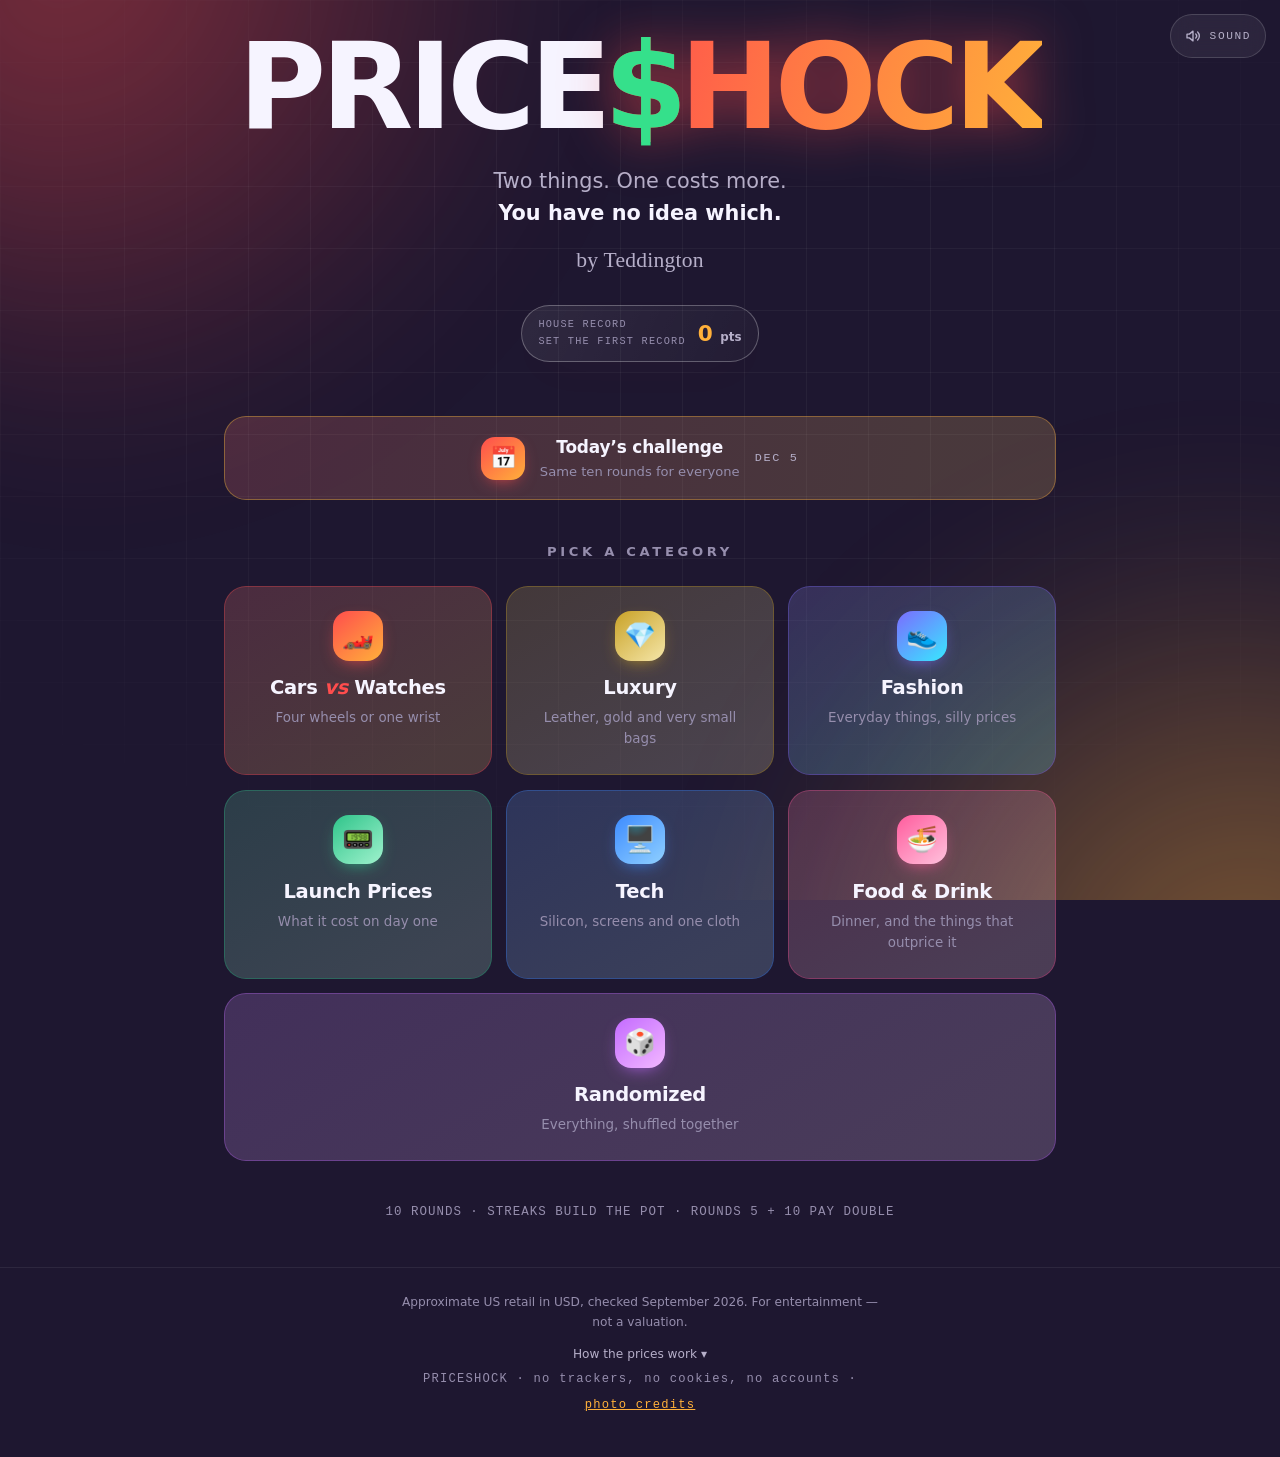
<file: index.html>
<!doctype html>
<html lang="en">
<head>
  <meta charset="utf-8">
  <meta name="viewport" content="width=device-width, initial-scale=1">
  <title>PRICESHOCK — guess which one costs more</title>
  <meta name="description" content="Two things. One is more expensive. You have no idea which. A game about how absurd prices have become.">
  <meta name="color-scheme" content="dark">
  <!-- One value, not two: this page is dark in every theme by design. -->
  <meta name="theme-color" content="#1e1730">

  <!-- The trailing slash matters: GitHub Pages serves this page at the
       directory URL, and a canonical without it points at a 301. -->
  <link rel="canonical" href="https://jonathanmathews449-stack.github.io/PRICESHOCK/">

  <meta property="og:title" content="PRICESHOCK">
  <meta property="og:description" content="Two things. One costs more. You have no idea which.">
  <meta property="og:type" content="website">
  <meta property="og:site_name" content="PRICESHOCK">
  <meta property="og:url" content="https://jonathanmathews449-stack.github.io/PRICESHOCK/">

  <!-- og:image must be a raster file and an absolute URL. Every platform
       ignores an SVG here, and several refuse a relative path, so the
       favicon's inline-SVG trick does not transfer. Built from
       og-source.html by scripts/og-image.sh; the dimensions are declared so
       the card reserves the right space before the image arrives. -->
  <meta property="og:image" content="https://jonathanmathews449-stack.github.io/PRICESHOCK/og.png">
  <meta property="og:image:width" content="1200">
  <meta property="og:image:height" content="630">
  <meta property="og:image:alt" content="PRICESHOCK — two things, one costs more. A Lamborghini Huracán at $215,000 against a Richard Mille RM 27-04 Tourbillon at $1,000,050.">
  <meta name="twitter:card" content="summary_large_image">

  <link rel="icon" href="data:image/svg+xml,<svg xmlns='http://www.w3.org/2000/svg' viewBox='0 0 100 100'><text y='.9em' font-size='90'>💸</text></svg>">
  <link rel="stylesheet" href="assets/style.css">
</head>
<body>
<!-- Drawn symbols remain as a defensive fallback. The shipped catalogue uses
     local, credited Commons photographs; app.js verifies that coverage at load. -->
<svg class="art-sprite" aria-hidden="true" focusable="false" width="0" height="0" style="position:absolute">
  <defs>
    <g id="art-watch"><circle cx="12" cy="12" r="5.5"/><path d="M9.5 6.5 10 3h4l.5 3.5M9.5 17.5 10 21h4l.5-3.5M12 9.5V12l1.8 1.2"/></g>
    <g id="art-supercar"><path d="M2.5 14.5h19M4 14.5l1.8-4.2A2 2 0 0 1 7.6 9h8.8a2 2 0 0 1 1.7 1l2.4 4.5"/><path d="M3 14.5v2.2h3M21 14.5v2.2h-3"/><circle cx="7" cy="16.8" r="1.9"/><circle cx="17" cy="16.8" r="1.9"/></g>
    <g id="art-car"><path d="M3 15.5h18M4.6 15.5l1.5-5A2 2 0 0 1 8 9h8a2 2 0 0 1 1.9 1.4l1.5 5.1"/><path d="M6.5 11.8h11"/><circle cx="7.5" cy="17.4" r="1.8"/><circle cx="16.5" cy="17.4" r="1.8"/></g>
    <g id="art-sneaker"><path d="M2.5 16.5h19V14c0-1-.7-1.6-1.8-1.9l-4.6-1.2-2.4-2.6c-.5-.6-1.3-.6-1.8-.1L9.5 10 5 12.2c-1.6.8-2.5 1.6-2.5 3z"/><path d="M2.5 15h19M8 10.8l1.8 1.9M11 9.4l1.9 2"/></g>
    <g id="art-boot"><path d="M7 3.5h4.2v8.2l6 2.6c1.4.6 2.3 1.3 2.3 2.6v3.6H7z"/><path d="M7 17.5h12.5M7 8.5h4.2"/></g>
    <g id="art-sandal"><path d="M12 3.2c3 0 4.7 1.7 4.7 4.4v8.8c0 2.7-1.7 4.4-4.7 4.4s-4.7-1.7-4.7-4.4V7.6c0-2.7 1.7-4.4 4.7-4.4Z"/><path d="M12 9.8 8.5 5.9M12 9.8l3.5-3.9M12 9.8v3"/></g>
    <g id="art-dressShoe"><path d="M2.5 16.8h19c0-1.6-1-2.3-2.6-2.8l-5.1-1.6-2.6-3.2c-.5-.6-1.2-.7-1.8-.3l-2 1.4-3.6 2.3c-1 .7-1.3 1.4-1.3 2.4z"/><path d="M2.5 15.4h19"/></g>
    <g id="art-handbag"><path d="M4.5 8.5h15l1 12h-17z"/><path d="M8.5 8.5V6.6a3.5 3.5 0 0 1 7 0v1.9"/><path d="M4.9 13h14.2"/></g>
    <g id="art-luggage"><rect x="4.5" y="7.5" width="15" height="12.5" rx="2"/><path d="M9 7.5V5.2c0-.7.5-1.2 1.2-1.2h3.6c.7 0 1.2.5 1.2 1.2v2.3M9.5 11v5.5M14.5 11v5.5"/></g>
    <g id="art-coat"><path d="M9 3.5 12 6l3-2.5 4.5 2.4c.8.4 1.2 1 1.2 1.9V20H5.3V7.8c0-.9.4-1.5 1.2-1.9z"/><path d="M12 6v14M9 3.5 12 20M15 3.5 12 20"/></g>
    <g id="art-scarf"><ellipse cx="12" cy="6.4" rx="4.6" ry="3.1"/><path d="M9.3 8.9 8 20.6h3l.6-9.4M14.7 8.9l1.3 11.7h-3l-.6-9.4"/></g>
    <g id="art-tshirt"><path d="M8.6 3.5 12 5.6l3.4-2.1 5 2.6-1.8 4.3-2.1-.7V20.5H7.5V9.7l-2.1.7-1.8-4.3z"/></g>
    <g id="art-shirt"><path d="M8.6 3.5 12 6.2l3.4-2.7 4.4 2.3c.7.4 1 .9 1 1.7v13.3H5.2V7.5c0-.8.3-1.3 1-1.7z"/><path d="M12 6.2v3.4M9.6 10.8l2.4 3 2.4-3"/></g>
    <g id="art-jeans"><path d="M6.5 3.5h11l.7 17h-4.3L12 11l-1.9 9.5H5.8z"/><path d="M6.7 7.5h10.6"/></g>
    <g id="art-sunglasses"><path d="M2.5 9h19M4 9l.9 3.6A3 3 0 0 0 7.8 15h.6a3 3 0 0 0 2.9-2.3L12 9M12 9l.7 3.7a3 3 0 0 0 2.9 2.3h.6a3 3 0 0 0 2.9-2.4L20 9"/><path d="M10.6 10.4c.9-.4 1.9-.4 2.8 0"/></g>
    <g id="art-ring"><circle cx="12" cy="15" r="5.2"/><path d="M12 3.2 14.9 6.6 12 10 9.1 6.6z"/><path d="M9.6 7.6 12 10l2.4-2.4"/></g>
    <g id="art-gem"><path d="M7 4.5h10l4 5-9 10.5L3 9.5z"/><path d="m3 9.5h18M7 4.5 9.5 9.5 12 20M17 4.5 14.5 9.5 12 20"/></g>
    <g id="art-bracelet"><ellipse cx="12" cy="12" rx="8.2" ry="6.4"/><ellipse cx="12" cy="12" rx="5.6" ry="3.8"/><path d="M12 5.8v2.3M12 15.9v2.3M4 12h2.3M17.7 12H20"/></g>
    <g id="art-bottle"><path d="M10 3.5h4v3.2l2.3 3.1c.5.7.7 1.3.7 2.1v7.6a1 1 0 0 1-1 1H8a1 1 0 0 1-1-1V12c0-.8.2-1.4.7-2.1L10 6.7z"/><path d="M7 14h10M10 3.5h4"/></g>
    <g id="art-plate"><circle cx="12" cy="12" r="8.6"/><circle cx="12" cy="12" r="5.4"/></g>
    <g id="art-cup"><path d="M4.5 7.5h12v6.8a4.5 4.5 0 0 1-4.5 4.5H9a4.5 4.5 0 0 1-4.5-4.5z"/><path d="M16.5 9.2h1.9a2.6 2.6 0 0 1 0 5.2h-1.9M3.5 21h14"/></g>
    <g id="art-jug"><path d="M7.4 3.2h5.8v2.5l1.5 2.1c.6.8.9 1.6.9 2.6v8.4a1 1 0 0 1-1 1H6a1 1 0 0 1-1-1v-8.4c0-1 .3-1.8.9-2.6l1.5-2.1z"/><path d="M15.6 11.4h2a2.4 2.4 0 0 1 0 4.8h-2M5 13.4h10.6"/></g>
    <g id="art-styler"><rect x="9.6" y="2.6" width="4.8" height="10" rx="2.4"/><path d="M12 12.6v7.8M9.8 20.5h4.4"/><path d="M17.2 5.6c1.9.9 2.9 2.3 2.9 4.1M17.2 9.2c1 .5 1.6 1.2 1.6 2.1"/></g>
    <g id="art-phone"><rect x="6.5" y="2.5" width="11" height="19" rx="2.2"/><path d="M10.2 5h3.6M12 18.6h.01"/></g>
    <g id="art-laptop"><path d="M5.5 5.5h13v9h-13z"/><path d="M2.5 17.5h19l-1.4 2H3.9z"/></g>
    <g id="art-desktop"><rect x="2.5" y="4" width="19" height="12" rx="1.6"/><path d="M9 19.5h6M12 16v3.5M2.5 13h19"/></g>
    <g id="art-keyboard"><rect x="2.5" y="6.5" width="19" height="11" rx="1.8"/><path d="M6 10h.01M9.5 10h.01M13 10h.01M16.5 10h.01M6 13.2h.01M9.5 13.2h.01M13 13.2h.01M16.5 13.2h.01M8 15.6h8"/></g>
    <g id="art-tv"><rect x="2.5" y="4.5" width="19" height="12.5" rx="1.6"/><path d="M8.5 20.5h7M12 17v3.5"/></g>
    <g id="art-controller"><path d="M8 8.5h8c2.7 0 4.5 2.2 5 5.2.4 2.6-.6 4.3-2.3 4.3-1.4 0-2-1-3-2.2-.6-.8-1.2-1.1-2-1.1h-3.4c-.8 0-1.4.3-2 1.1-1 1.2-1.6 2.2-3 2.2-1.7 0-2.7-1.7-2.3-4.3.5-3 2.3-5.2 5-5.2Z"/><path d="M7.4 12.2v2.4M6.2 13.4h2.4M15.6 12.4h.01M17.4 14.2h.01"/></g>
    <g id="art-vr"><path d="M4 7.5h16c1 0 1.5.6 1.5 1.6v4.4c0 1-.6 1.6-1.5 1.6h-3.3c-.7 0-1.1-.3-1.6-.9l-1.2-1.4c-.5-.6-1.3-.6-1.8 0l-1.2 1.4c-.5.6-.9.9-1.6.9H4c-1 0-1.5-.6-1.5-1.6V9.1C2.5 8.1 3 7.5 4 7.5Z"/><path d="M6 4.8c4-1.6 8-1.6 12 0"/></g>
    <g id="art-pda"><rect x="5.5" y="2.5" width="13" height="19" rx="2"/><path d="M8 6h8v8H8zM9.5 17.5h5"/></g>
    <g id="art-pen"><path d="M12 2.5c1.7 1.9 2.6 3.4 2.6 5.1v7.9H9.4V7.6c0-1.7.9-3.2 2.6-5.1Z"/><path d="M9.4 15.5h5.2l-2.6 6zM9.6 10.5h4.8"/></g>
    <g id="art-musicPlayer"><rect x="6" y="2.5" width="12" height="19" rx="2"/><path d="M8.5 5.5h7v5h-7z"/><circle cx="12" cy="16.5" r="2.8"/><circle cx="12" cy="16.5" r=".6"/></g>
    <g id="art-scooter"><circle cx="5.5" cy="17" r="2.8"/><circle cx="18" cy="17" r="2.8"/><path d="M5.5 17h4.2l1.8-5.4h4.4c1 0 1.6.5 1.9 1.4L18 17"/><path d="M9.7 11.6 8.1 6.6h2.5M11.5 11.6h5.7"/></g>
    <g id="art-bicycle"><circle cx="5.5" cy="16.5" r="3.6"/><circle cx="18.5" cy="16.5" r="3.6"/><path d="m5.5 16.5 4.2-7.3h5.6l3.2 7.3M9.7 9.2 14 16.5M8 9.2h3.4M14.4 6.5h2.4"/></g>
  </defs>
</svg>

<!-- Ambient background: two drifting colour blobs + a grid. Purely decorative. -->
<div class="bg" aria-hidden="true">
  <span class="blob blob-1"></span>
  <span class="blob blob-2"></span>
  <span class="grid"></span>
</div>
<!-- Fixed, because it has to be reachable from all three screens and a player
     who wants it off wants it off now, not after finding the right screen.
     aria-pressed carries the state; the label stays "Sound" either way so a
     screen reader reads one control with a state rather than two controls.
     Ships hidden and is unhidden by app.js, like every other control here:
     without script it would be a button that silences nothing. -->
<button class="sound-toggle" id="btn-sound" type="button" aria-pressed="true" hidden>
  <span class="sound-icon" aria-hidden="true">
    <svg viewBox="0 0 24 24" width="18" height="18" fill="none" stroke="currentColor"
         stroke-width="1.8" stroke-linecap="round" stroke-linejoin="round">
      <path d="M4 9.5h3.2L12 5.5v13L7.2 14.5H4z"/>
      <path class="sound-waves" d="M15.6 9.2a4 4 0 0 1 0 5.6M18.2 6.6a7.6 7.6 0 0 1 0 10.8"/>
      <path class="sound-slash" d="M16 9l5.4 6M21.4 9 16 15"/>
    </svg>
  </span>
  <span class="sound-label" id="sound-label">Sound</span>
</button>


<!-- Tap-to-advance layer. Hidden until the reveal settles; see settle() in
     app.js. aria-hidden because "Next round" already exists as a real,
     focusable control saying the same thing — this is a convenience for a
     thumb, not a second announcement.

     A direct child of <body>, NOT of .screen-game: the screens animate in with
     a transform, and a transformed ancestor becomes the containing block for
     position:fixed, which collapsed this to 0x0. -->
<div class="advance-overlay" id="advance-overlay" aria-hidden="true" hidden></div>

<!-- Flash layer for the reveal. Purely decorative. -->
<div class="flash" id="flash" aria-hidden="true"></div>

<!-- The reveal is visual: a glow, a slam, a dimmed card. This live region is
     the same information as text, and it is the only way a screen-reader user
     learns the outcome of a round. Written by app.js on every reveal. -->
<p class="sr-only" id="live-status" role="status" aria-live="polite"></p>

<main class="stage">

  <!-- ==================== SCREEN 1: TITLE ==================== -->
  <section class="screen screen-title is-active" id="screen-title" tabindex="-1">
    <!-- aria-label carries the real name. The visible text is "PRICE$HOCK",
         which a screen reader would otherwise announce as "price dollar hock" —
         so the spans are hidden from the accessibility tree and the heading
         supplies "PRICESHOCK" itself. -->
    <h1 class="logo" aria-label="PRICESHOCK">
      <span class="logo-price" aria-hidden="true">PRICE</span><span class="logo-shock" aria-hidden="true"><span class="logo-dollar">$</span>HOCK</span>
    </h1>
    <p class="tagline">Two things. One costs more.<br><em>You have no idea which.</em></p>
    <p class="byline">by Teddington</p>

    <div class="record-panel" aria-label="Your all-time high score">
      <span class="record-kicker">House record</span>
      <strong class="record-value"><span id="title-best">0</span> <small>pts</small></strong>
      <span class="record-note" id="title-best-note">Set the first record</span>
    </div>

    <!-- The daily sits above the grid, not inside it. It is not a category:
         it is one fixed set of ten for today that every player gets in the
         same order, so putting it in the grid would imply you could pick it
         the way you pick Luxury and get a different ten each time. -->
    <button class="daily" type="button" id="btn-daily">
      <span class="daily-icon" aria-hidden="true">📅</span>
      <span class="daily-body">
        <span class="daily-title">Today&rsquo;s challenge</span>
        <span class="daily-note" id="daily-note">Same ten rounds for everyone</span>
      </span>
      <span class="daily-date" id="daily-date"></span>
    </button>

    <!-- role="group", not role="list". An explicit ARIA role REPLACES the
         implicit one, so role="listitem" on these buttons meant a screen
         reader announced the category buttons as list items and never said
         they could be activated at all. Do not put list roles back on interactive
         elements; if these ever need list semantics, nest real <li>s. -->
    <h2 class="pick-a-category" id="pick-a-category">Pick a category</h2>

    <div class="cat-grid" role="group" aria-labelledby="pick-a-category">
      <button class="cat" type="button" data-cat="cars-watches">
        <span class="cat-icon" aria-hidden="true">🏎️</span>
        <span class="cat-name">Cars <span class="cat-vs">vs</span> Watches</span>
        <span class="cat-tag">Four wheels or one wrist</span>
      </button>
      <button class="cat" type="button" data-cat="luxury">
        <span class="cat-icon" aria-hidden="true">💎</span>
        <span class="cat-name">Luxury</span>
        <span class="cat-tag">Leather, gold and very small bags</span>
      </button>
      <button class="cat" type="button" data-cat="fashion">
        <span class="cat-icon" aria-hidden="true">👟</span>
        <span class="cat-name">Fashion</span>
        <span class="cat-tag">Everyday things, silly prices</span>
      </button>
      <button class="cat" type="button" data-cat="launch-prices">
        <span class="cat-icon" aria-hidden="true">📟</span>
        <span class="cat-name">Launch Prices</span>
        <span class="cat-tag">What it cost on day one</span>
      </button>
      <button class="cat" type="button" data-cat="tech">
        <span class="cat-icon" aria-hidden="true">🖥️</span>
        <span class="cat-name">Tech</span>
        <span class="cat-tag">Silicon, screens and one cloth</span>
      </button>
      <button class="cat" type="button" data-cat="food-drink">
        <span class="cat-icon" aria-hidden="true">🍜</span>
        <span class="cat-name">Food &amp; Drink</span>
        <span class="cat-tag">Dinner, and the things that outprice it</span>
      </button>
      <button class="cat cat-wide" type="button" data-cat="random">
        <span class="cat-icon" aria-hidden="true">🎲</span>
        <span class="cat-name">Randomized</span>
        <span class="cat-tag">Everything, shuffled together</span>
      </button>
    </div>

    <p class="hint">10 rounds · streaks build the pot · rounds 5 + 10 pay double</p>

    <!--
      Unlike Named After, this one genuinely cannot degrade: the rounds, the
      count-up and the whole reveal are the product, and they are all script.
      Without JS the title screen still rendered, but the category
      buttons were dead — they looked pressable and did nothing, which is a
      worse experience than being told the truth. So say it plainly and take
      the dead controls away.
    -->
    <noscript>
      <style>
        .cat-grid, .hint, .daily { display: none; }
      </style>
      <p class="noscript-note">
        PRICESHOCK is a game, and the rounds run in your browser — so it needs
        JavaScript switched on. There are no trackers, no cookies and no
        accounts either way.
      </p>
    </noscript>
  </section>

  <!-- ==================== SCREEN 2: GAME ==================== -->
  <section class="screen screen-game" id="screen-game" tabindex="-1">

    <header class="hud">
      <button class="hud-back" id="btn-back" type="button">
        <span aria-hidden="true">←</span><span class="sr-only">Back to categories</span>
      </button>
      <div class="hud-progress">
        <span class="hud-round" id="hud-round">Round 1 / 10</span>
        <div class="progress-track"><div class="progress-fill" id="progress-fill"></div></div>
      </div>
      <div class="hud-money">
        <div class="hud-bank">
          <span class="hud-label">Bank</span>
          <span class="hud-score-num" id="hud-score">0</span>
        </div>
        <div class="hud-best" id="hud-best-wrap">
          <span class="hud-label">Best</span>
          <span id="hud-best">0</span>
        </div>
      </div>
    </header>

    <div class="heat-bar" aria-label="Streak payout ladder">
      <span class="heat-label">Heat</span>
      <span class="heat-step is-active" data-heat="1">1×</span>
      <span class="heat-step" data-heat="2">1.5×</span>
      <span class="heat-step" data-heat="3">2×</span>
      <span class="heat-step" data-heat="4">2.5×</span>
      <span class="heat-step" data-heat="5">3×</span>
      <span class="heat-next" id="hud-next">Next hit +100</span>
      <span class="hud-streak" id="hud-streak" hidden></span>
    </div>

    <!-- An <h2>, not a <p>. Screens are display:none when inactive, so only
         the active one's headings are exposed — and this screen had none at
         all, which is where a player spends most of the session. A screen
         reader navigating by heading found nothing to land on. The .prompt
         class sets margin, size and weight explicitly, so the tag change is
         visually identical. -->
    <h2 class="prompt" id="round-prompt">Which costs <em>more</em>?</h2>

    <div class="arena" id="arena">
      <!-- Cards are built by app.js so the two sides stay structurally identical. -->
      <button class="card" id="card-a" type="button" aria-label="Choose left item"></button>

      <div class="versus" aria-hidden="true"><span>VS</span></div>

      <button class="card" id="card-b" type="button" aria-label="Choose right item"></button>
    </div>

    <!-- Verdict slab: slides up after a choice. -->
    <div class="verdict" id="verdict" hidden>
      <div class="verdict-tag" id="verdict-tag"></div>
      <p class="verdict-award" id="verdict-award"></p>
      <p class="verdict-award-note" id="verdict-award-note"></p>
      <div class="verdict-multiplier" id="verdict-multiplier"></div>
      <p class="verdict-line" id="verdict-line"></p>
      <p class="verdict-fact" id="verdict-fact"></p>
      <button class="btn btn-next" id="btn-next" type="button">Next round →</button>
      <!-- Says what the tap handler in app.js already does, because an
           invisible shortcut helps nobody who does not know it is there. -->
      <p class="tap-hint">or tap anywhere</p>
    </div>
  </section>

  <!-- ==================== SCREEN 3: RESULTS ==================== -->
  <section class="screen screen-end" id="screen-end" tabindex="-1">
    <button class="end-close" id="btn-end-close" type="button"
            aria-label="Close results and return to categories">
      <span aria-hidden="true">&times;</span>
    </button>
    <p class="end-eyebrow" id="end-eyebrow">Final score</p>
    <div class="end-score"><span id="end-score">0</span><span class="end-of">pts</span></div>
    <p class="end-tally" id="end-tally"></p>
    <h2 class="end-rank" id="end-rank">—</h2>
    <p class="end-blurb" id="end-blurb"></p>

    <div class="end-record" id="end-record">
      <span id="end-record-label">House record</span>
      <strong><span id="end-best">0</span> pts</strong>
      <small id="end-record-note"></small>
    </div>

    <div class="end-actions">
      <button class="btn btn-primary" id="btn-again" type="button">Play again</button>
      <button class="btn btn-share" id="btn-share" type="button">Share result</button>
      <button class="btn btn-ghost" id="btn-categories" type="button">Pick another category</button>
    </div>

    <!-- Announced separately from the results heading, because a copy either
         working or failing is news the player needs and a screen reader would
         otherwise get no signal at all from a button that looks unchanged. -->
    <p class="share-status" id="share-status" role="status" aria-live="polite"></p>

    <div class="end-worst" id="end-worst"></div>
  </section>

</main>

<!-- Direct child of <body>, like the tap-to-advance layer. An active screen
     keeps the transform from its entrance animation, and a transformed parent
     would turn position:fixed into a panel-sized backdrop instead of a true
     viewport modal. [hidden] keeps every control inert until it opens. -->
<div class="copybox" id="copybox" role="dialog" aria-modal="true"
     aria-labelledby="copybox-title" aria-describedby="copybox-note" hidden>
  <div class="copybox-inner">
    <button class="copybox-x" id="copybox-x" type="button"
            aria-label="Close copy result dialog">
      <span aria-hidden="true">&times;</span>
    </button>
    <h2 class="copybox-title" id="copybox-title">Copy your result</h2>
    <p class="copybox-note" id="copybox-note">Your browser would not let the page copy for you.
      The text below is selected &mdash; press Ctrl+C, or Cmd+C on a Mac.</p>
    <textarea class="copybox-text" id="copybox-text" rows="7" readonly
              aria-label="Your result, ready to copy"></textarea>
    <button class="btn btn-ghost" id="copybox-close" type="button">Close</button>
  </div>
</div>

<footer class="site-footer">
  <!-- The always-visible line carries the two claims that actually matter: the
       figures are approximate, and this is not a valuation. The rest is true
       and worth keeping, but on a 390px screen it ran to five lines and took
       most of the fold under the category grid, which is a lot of screen for
       small print. <details> keeps every word without spending the space, and
       needs no script to open. -->
  <p class="disclaimer">Approximate US retail in USD, checked September&nbsp;2026.
    For entertainment &mdash; not a valuation.</p>
  <details class="disclaimer-more">
    <summary>How the prices work</summary>
    <p>Prices drift constantly. Auction, resale and historical launch figures
      are labelled as such on the card &mdash; launch prices are in the dollars
      of their own year, not adjusted for inflation.</p>
  </details>
  <p class="footer-meta">PRICESHOCK · no trackers, no cookies, no accounts · <a href="credits.html">photo credits</a></p>
</footer>

<script src="assets/data.js"></script>
<script src="assets/photos.js"></script>
<script src="assets/app.js"></script>
</body>
</html>
</file>
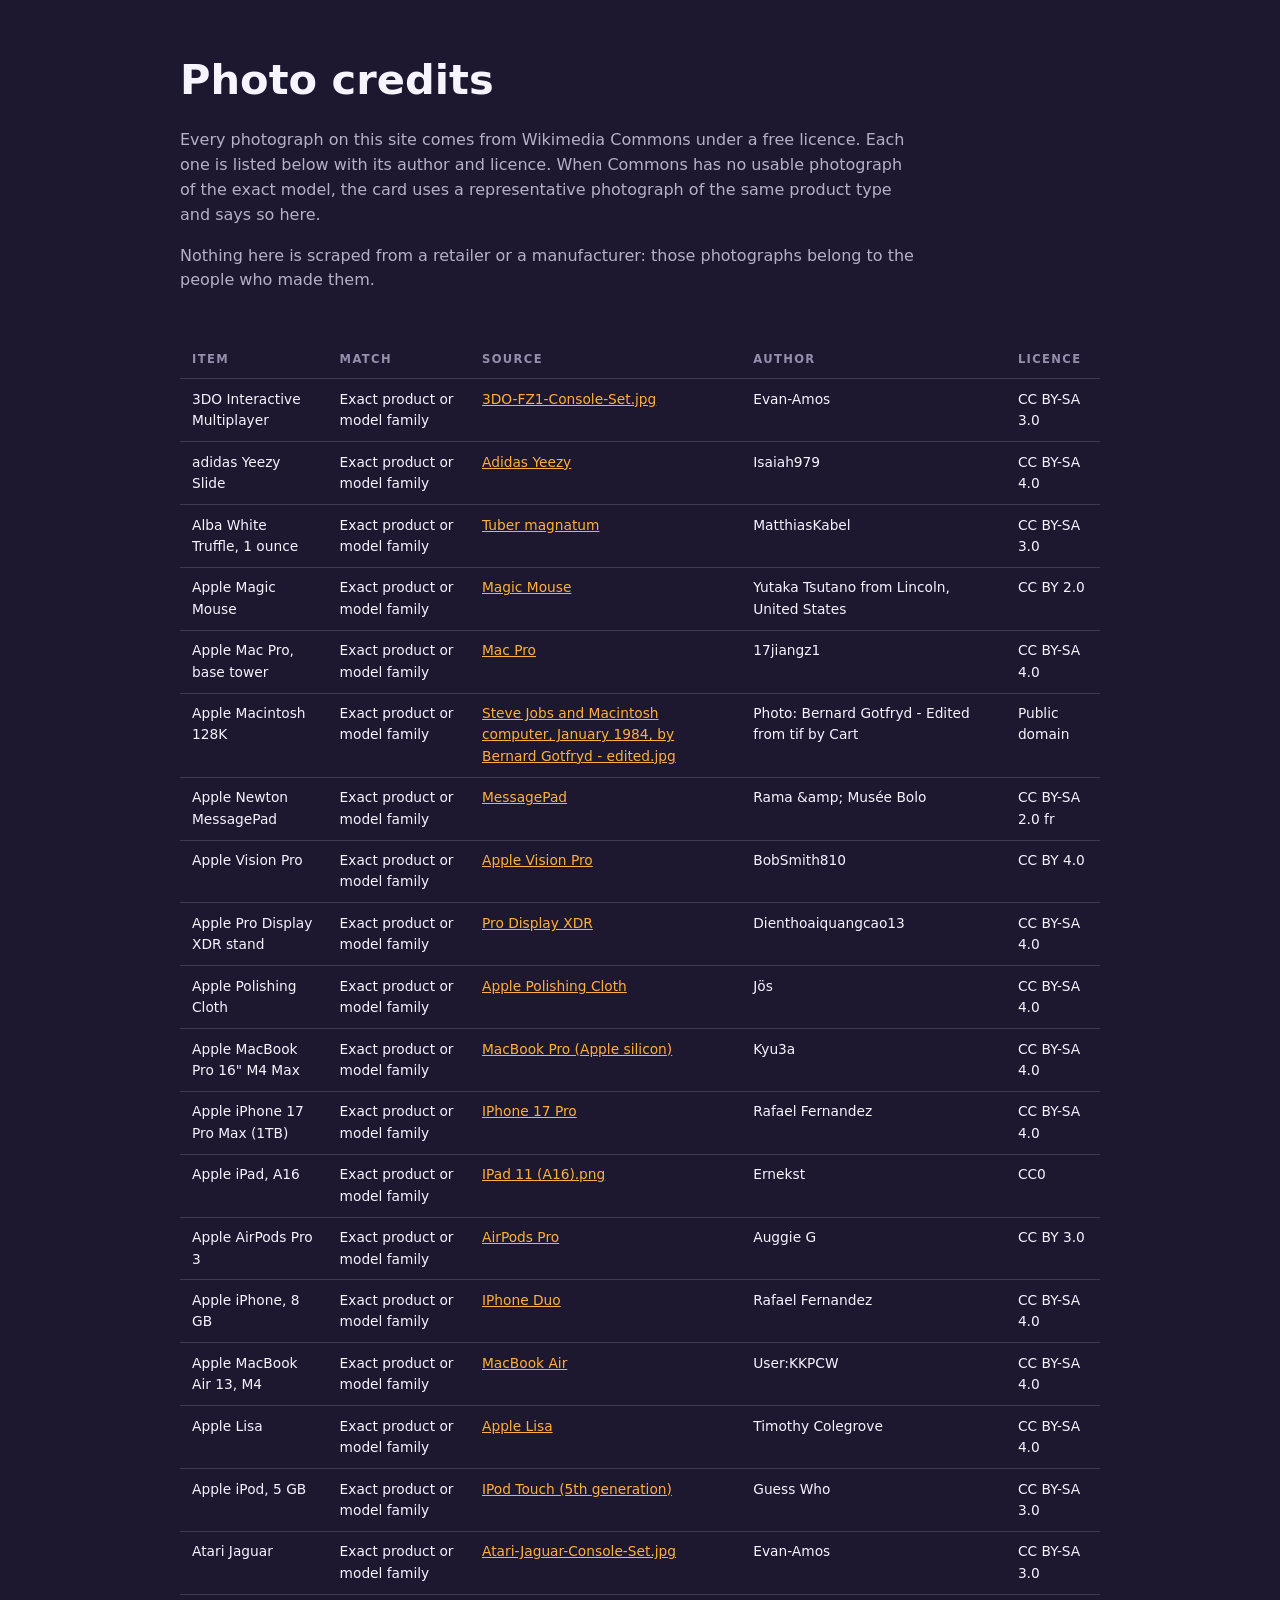
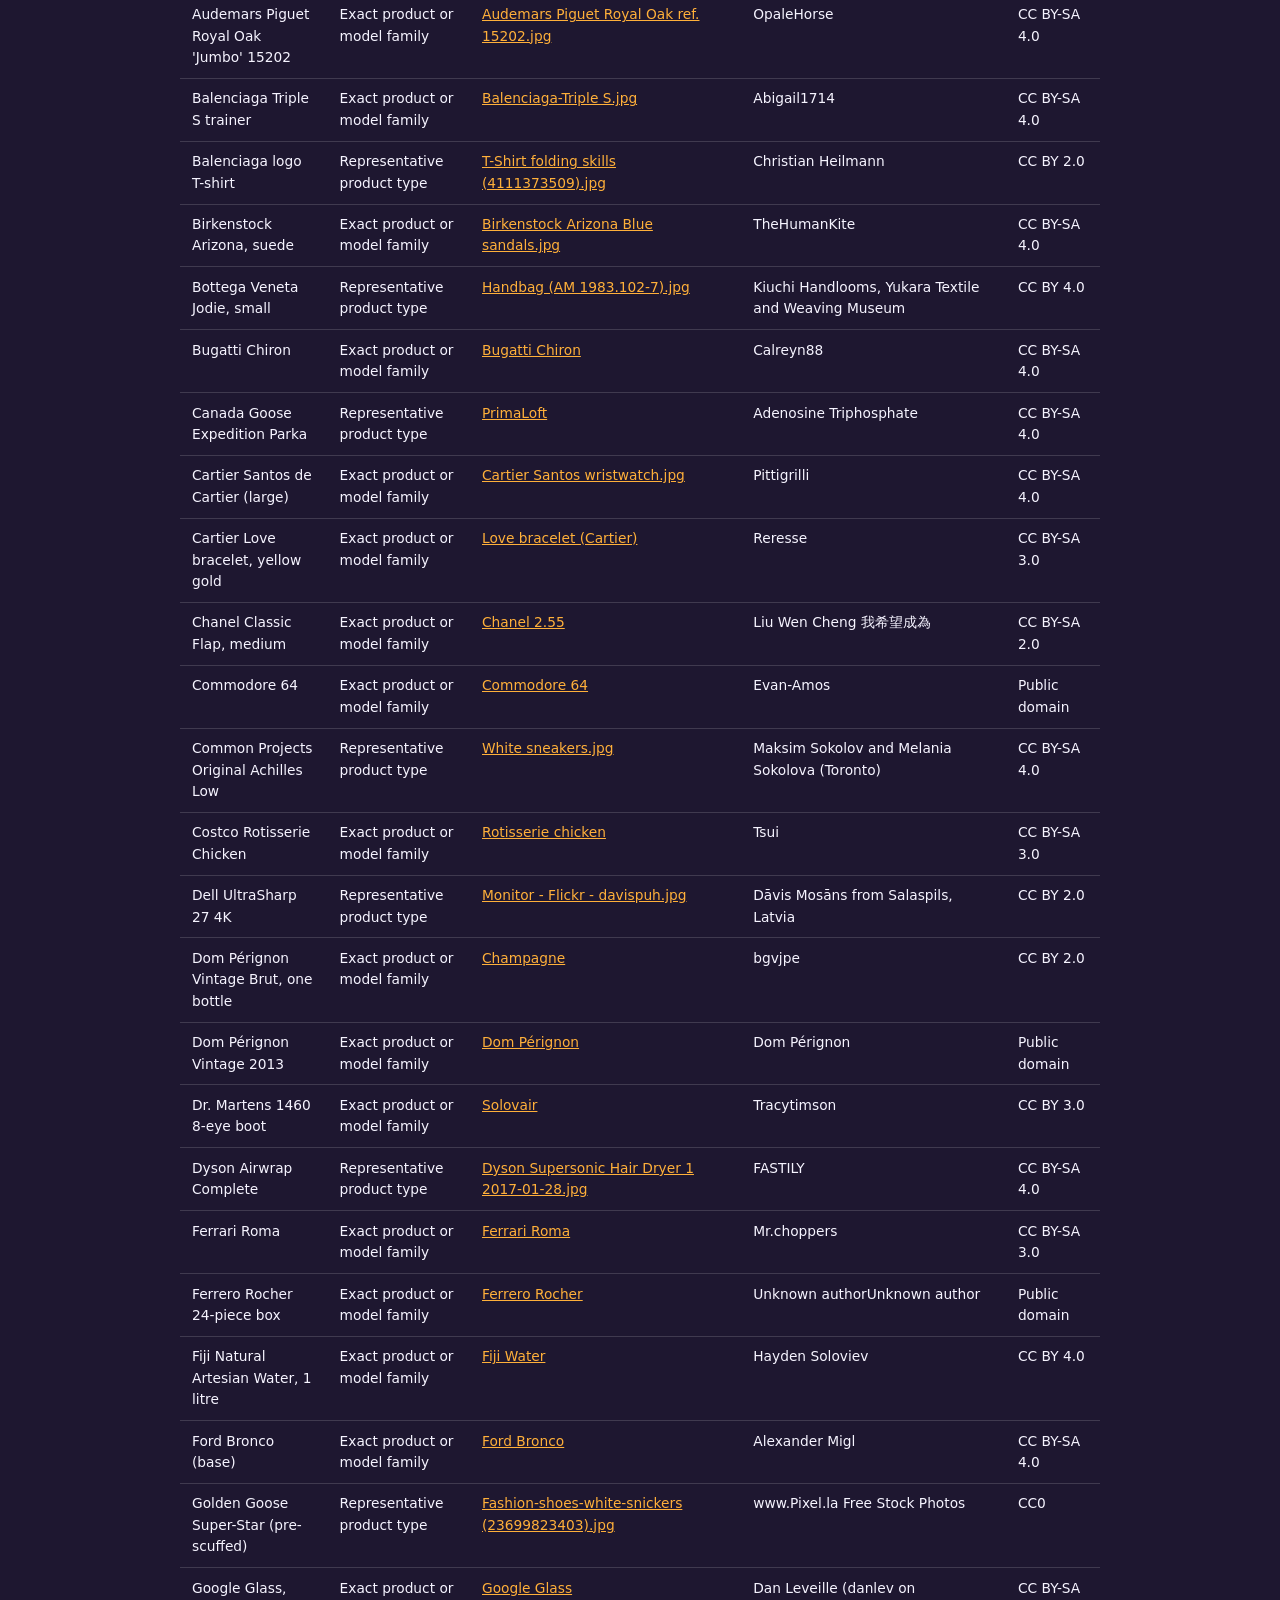
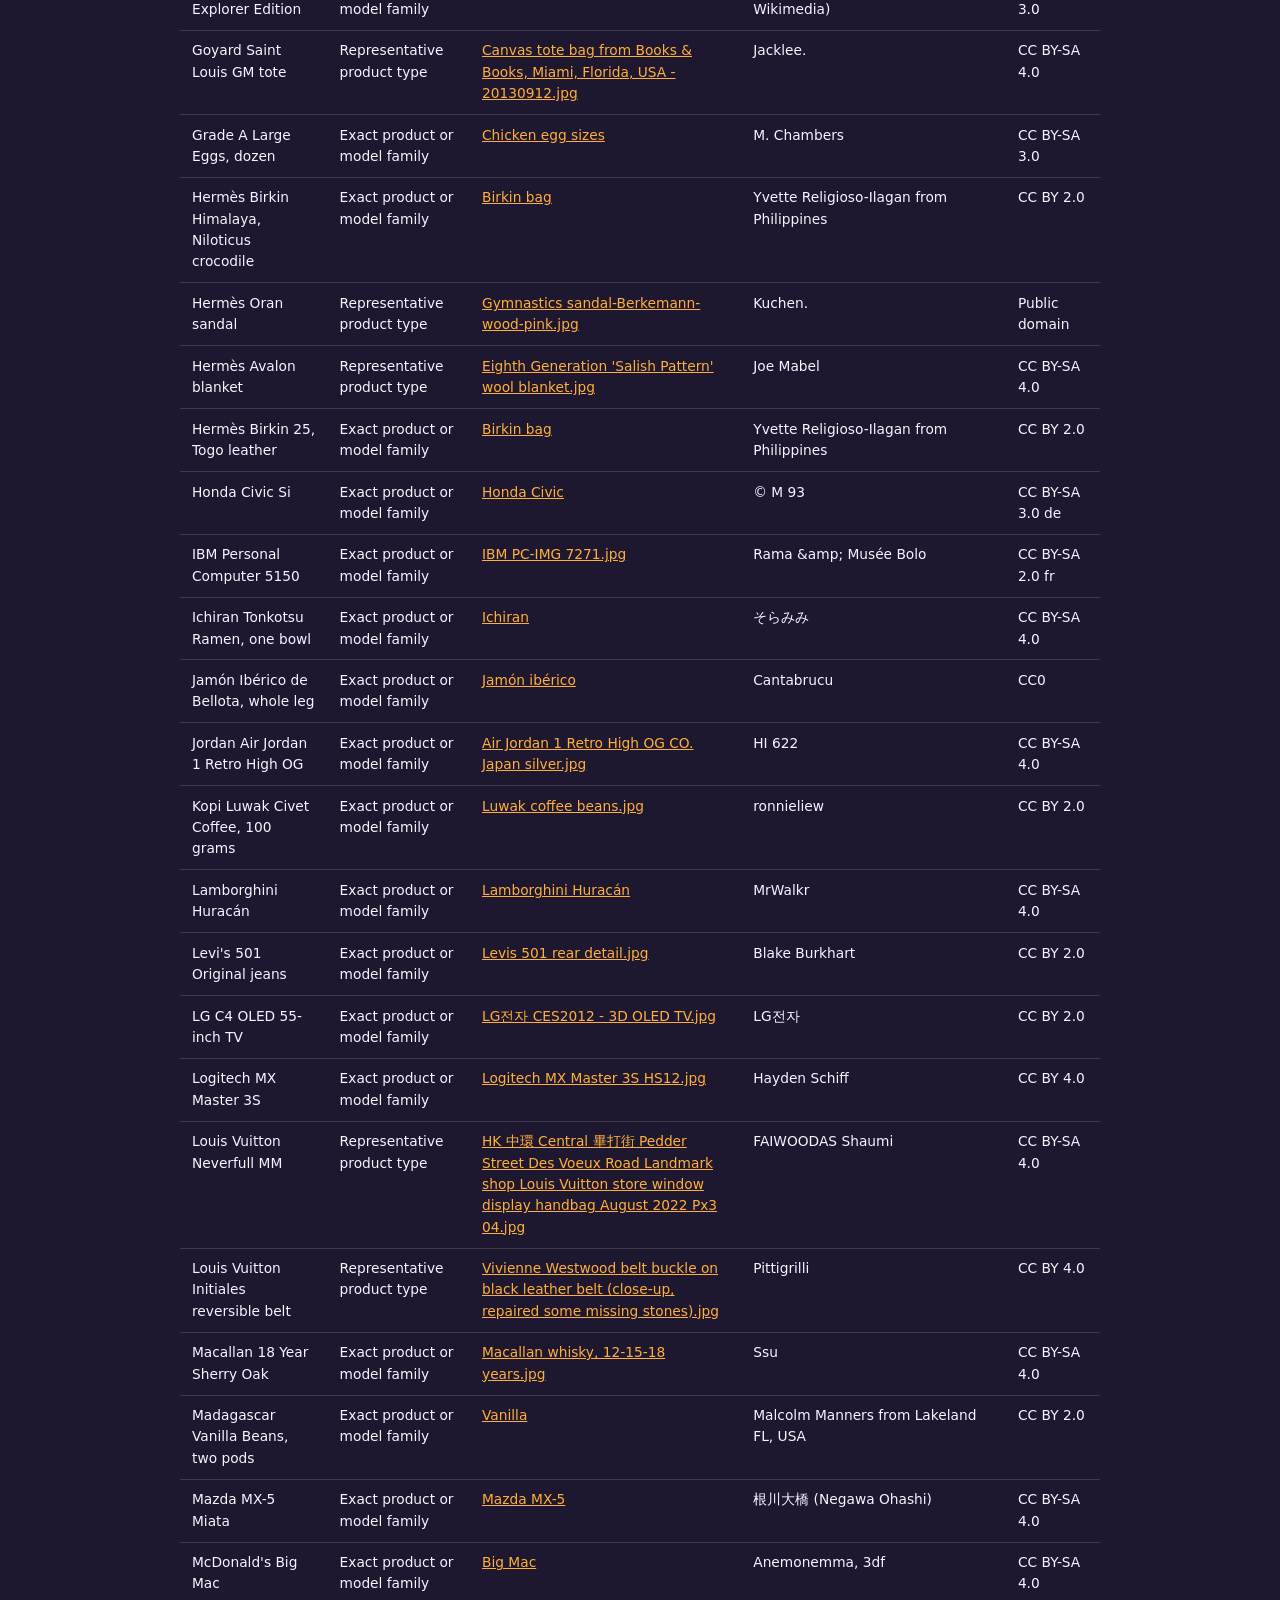
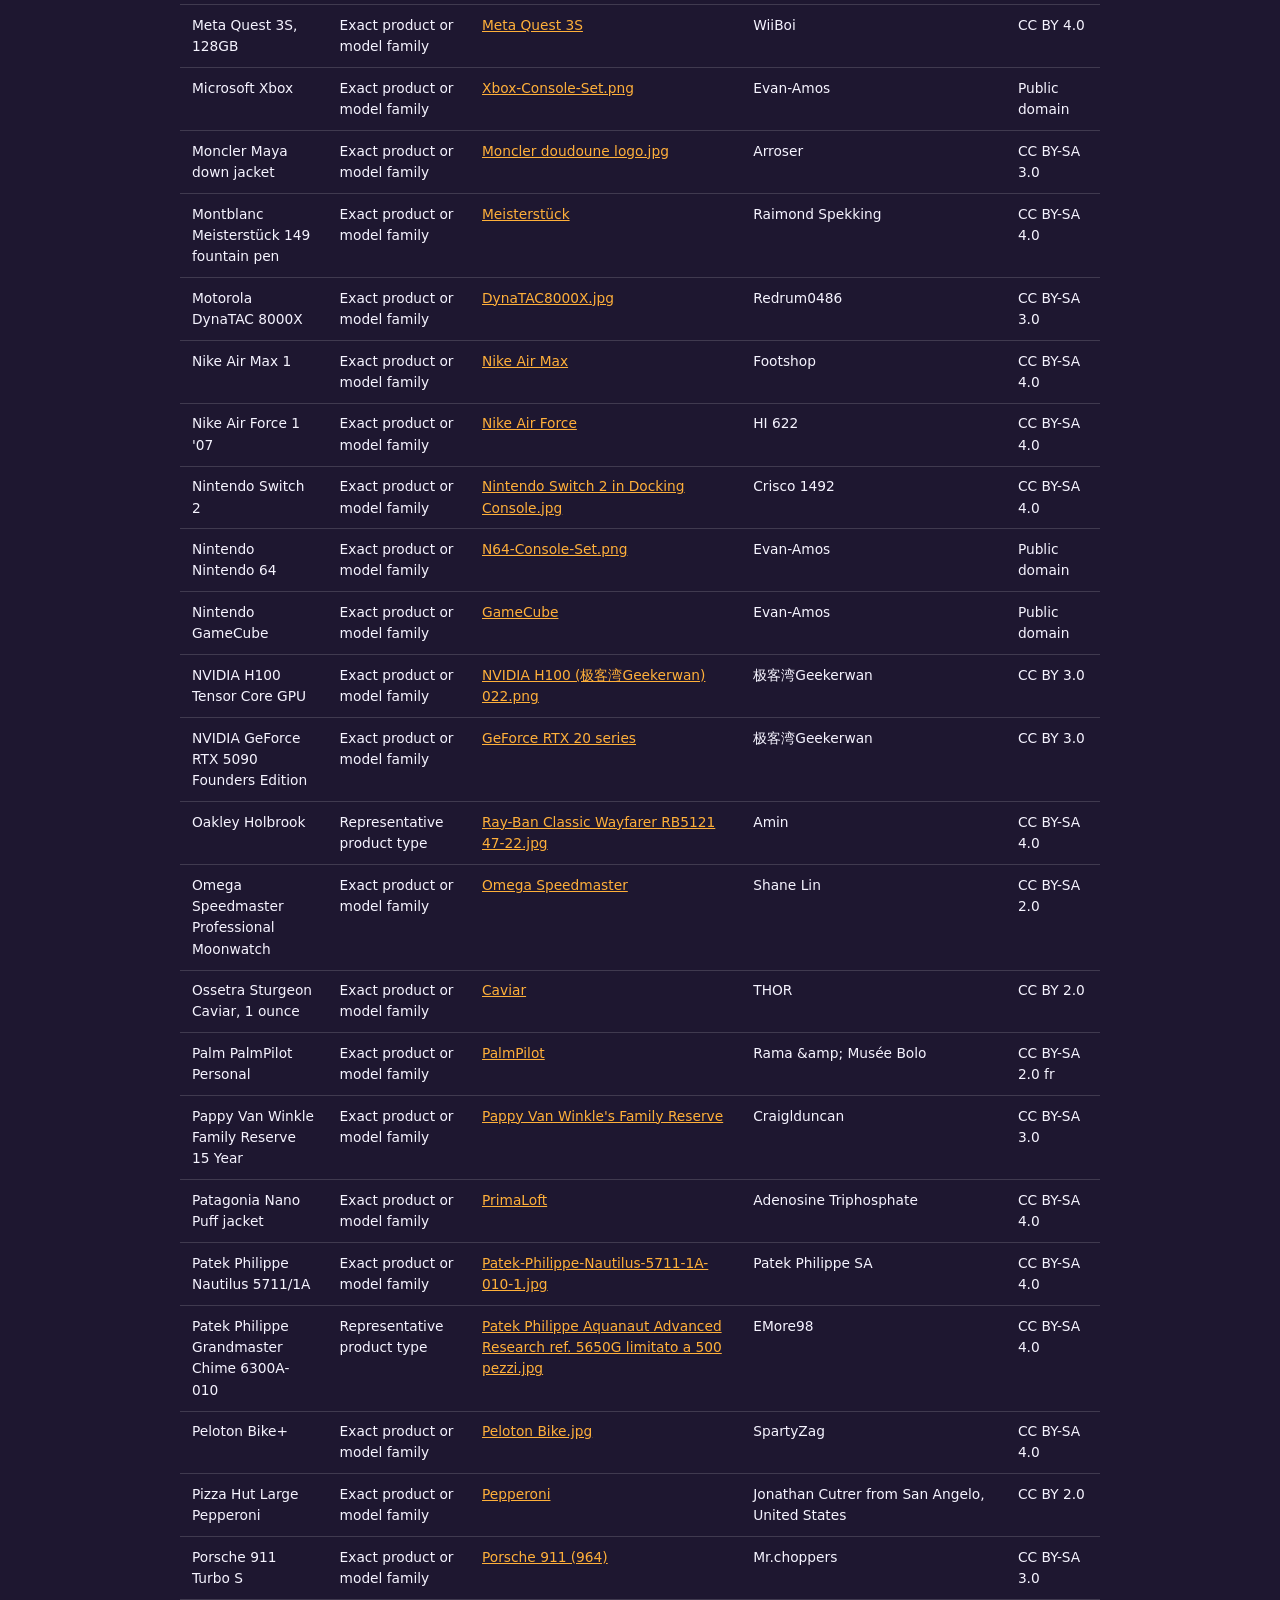
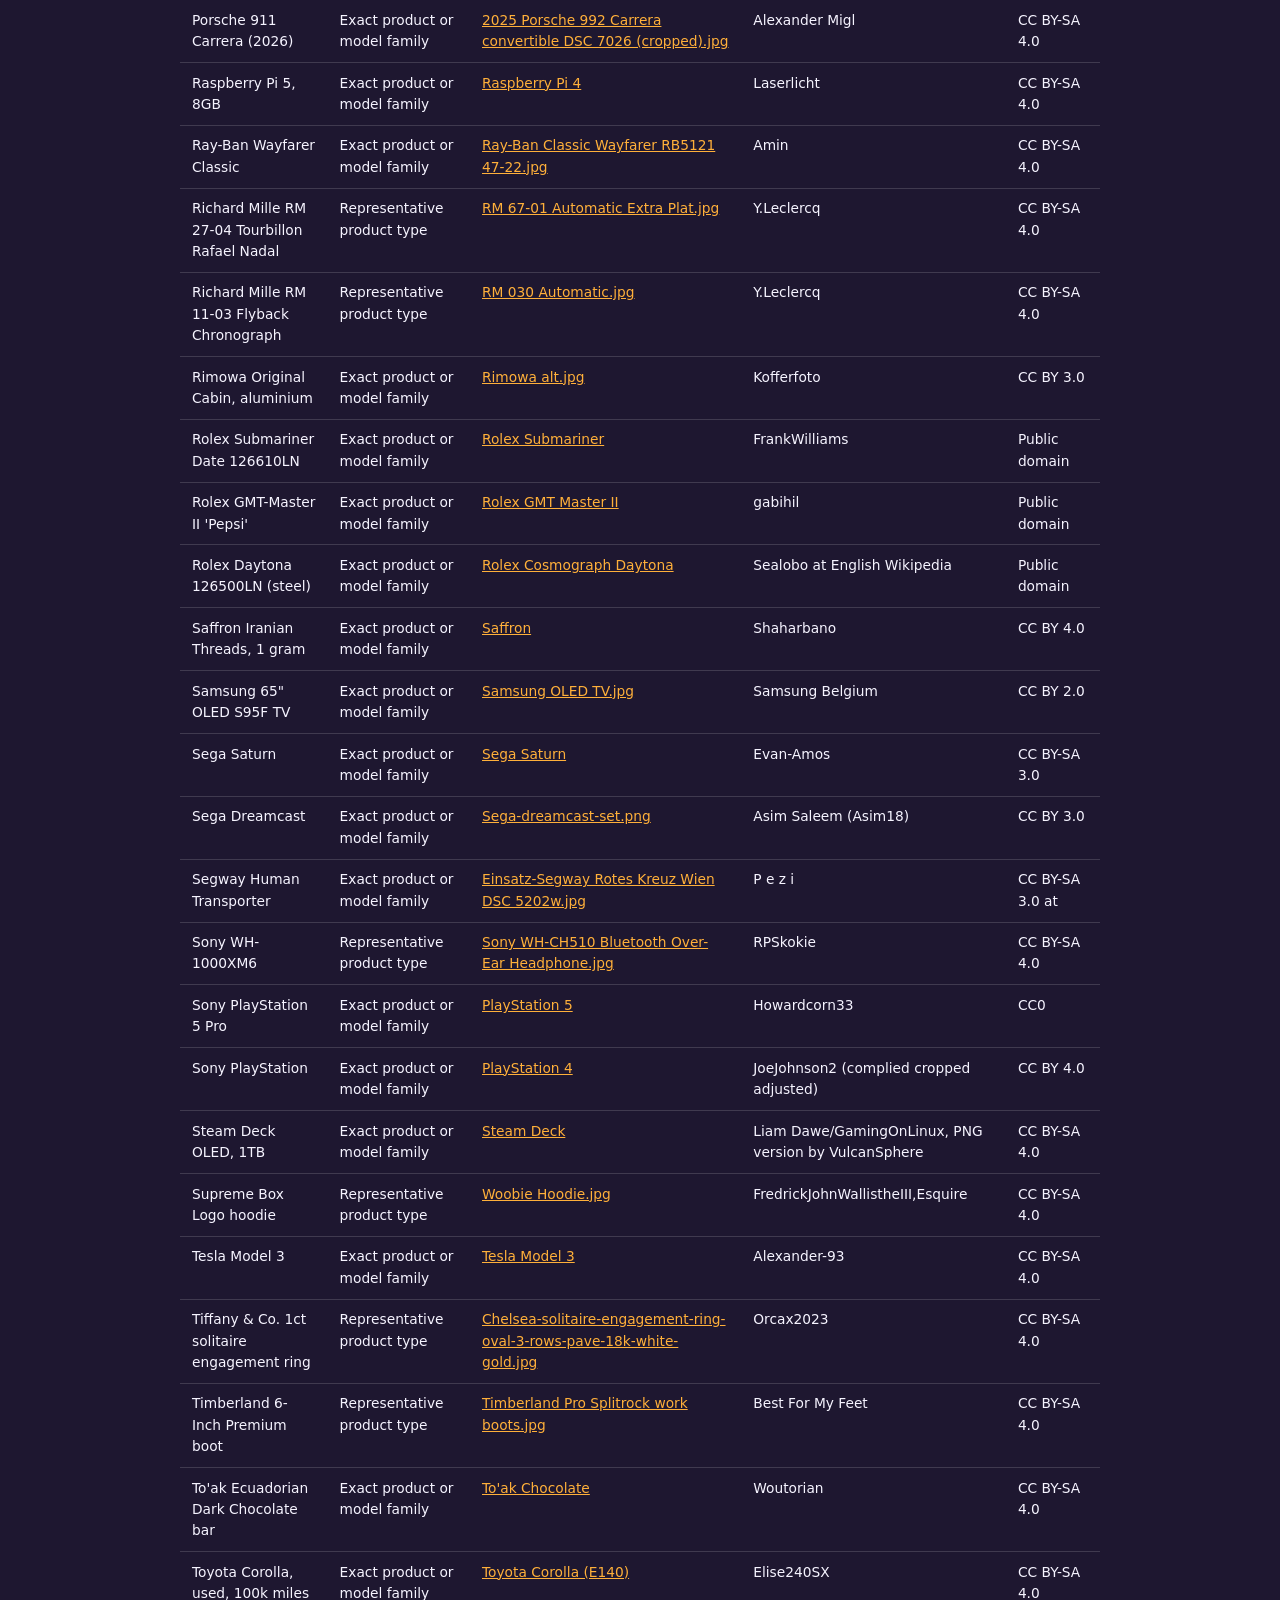
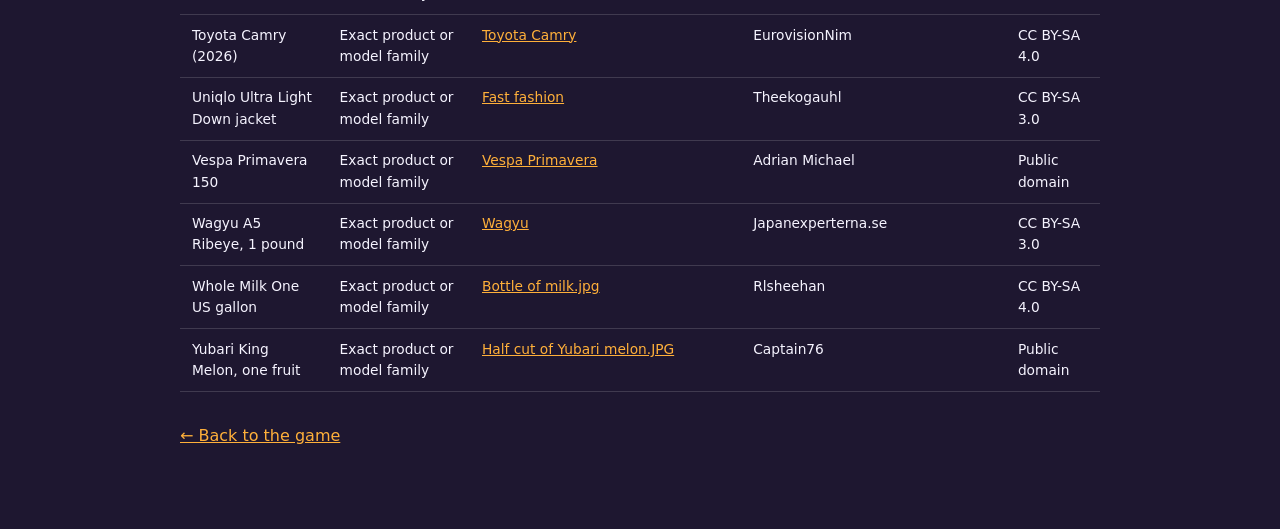
<file: credits.html>
<!doctype html>
<html lang="en">
<head>
  <meta charset="utf-8">
  <meta name="viewport" content="width=device-width, initial-scale=1">
  <title>Photo credits — PRICESHOCK</title>
  <meta name="color-scheme" content="dark">
  <meta name="theme-color" content="#1e1730">
  <link rel="canonical" href="https://jonathanmathews449-stack.github.io/PRICESHOCK/credits.html">
  <link rel="stylesheet" href="assets/style.css">
  <style>
    .credits { max-width: 60rem; margin: 0 auto; padding: 3rem 1.25rem 5rem; }
    .credits h1 { font-size: clamp(1.8rem, 5vw, 2.6rem); margin: 0 0 1rem; }
    .credits p { color: var(--muted); max-width: 46rem; }
    .credits table { width: 100%; border-collapse: collapse; margin-top: 2rem; font-size: 0.86rem; }
    .credits th, .credits td { text-align: left; padding: 0.6rem 0.75rem; border-bottom: 1px solid var(--border); vertical-align: top; }
    .credits th { color: var(--faint); font-size: 0.72rem; letter-spacing: 0.12em; text-transform: uppercase; }
    .credits a { color: var(--accent-2); }
    .credits .back { display: inline-block; margin-top: 2rem; color: var(--accent-2); }
    .table-wrap { overflow-x: auto; }
  </style>
</head>
<body>
<main class="credits">
  <h1>Photo credits</h1>
  <p>
    Every photograph on this site comes from Wikimedia Commons under a free
    licence. Each one is listed below with its author and licence. When Commons
    has no usable photograph of the exact model, the card uses a representative
    photograph of the same product type and says so here.
  </p>
  <p>
    Nothing here is scraped from a retailer or a manufacturer: those photographs
    belong to the people who made them.
  </p>
  <div class="table-wrap">
    <table>
      <thead><tr><th>Item</th><th>Match</th><th>Source</th><th>Author</th><th>Licence</th></tr></thead>
      <tbody>
      <tr><td>3DO Interactive Multiplayer</td><td>Exact product or model family</td><td><a href="https://commons.wikimedia.org/wiki/File%3A3DO-FZ1-Console-Set.jpg" rel="noopener">3DO-FZ1-Console-Set.jpg</a></td><td>Evan-Amos</td><td>CC BY-SA 3.0</td></tr>
      <tr><td>adidas Yeezy Slide</td><td>Exact product or model family</td><td><a href="https://commons.wikimedia.org/wiki/File:Adidas_Yeezy_Boost_"Oxford_Tan".jpg" rel="noopener">Adidas Yeezy</a></td><td>Isaiah979</td><td>CC BY-SA 4.0</td></tr>
      <tr><td>Alba White Truffle, 1 ounce</td><td>Exact product or model family</td><td><a href="https://commons.wikimedia.org/wiki/File:Truffle_washed_and_cut.jpg" rel="noopener">Tuber magnatum</a></td><td>MatthiasKabel</td><td>CC BY-SA 3.0</td></tr>
      <tr><td>Apple Magic Mouse</td><td>Exact product or model family</td><td><a href="https://commons.wikimedia.org/wiki/File:Magic_Mouse.jpg" rel="noopener">Magic Mouse</a></td><td>Yutaka Tsutano from Lincoln, United States</td><td>CC BY 2.0</td></tr>
      <tr><td>Apple Mac Pro, base tower</td><td>Exact product or model family</td><td><a href="https://commons.wikimedia.org/wiki/File:Mac_Pro_Mockup.svg" rel="noopener">Mac Pro</a></td><td>17jiangz1</td><td>CC BY-SA 4.0</td></tr>
      <tr><td>Apple Macintosh 128K</td><td>Exact product or model family</td><td><a href="https://commons.wikimedia.org/wiki/File%3ASteve%20Jobs%20and%20Macintosh%20computer%2C%20January%201984%2C%20by%20Bernard%20Gotfryd%20-%20edited.jpg" rel="noopener">Steve Jobs and Macintosh computer, January 1984, by Bernard Gotfryd - edited.jpg</a></td><td>Photo: Bernard Gotfryd - Edited from tif by Cart</td><td>Public domain</td></tr>
      <tr><td>Apple Newton MessagePad</td><td>Exact product or model family</td><td><a href="https://commons.wikimedia.org/wiki/File:Apple_Newton-IMG_0454-cropped.jpg" rel="noopener">MessagePad</a></td><td>Rama &amp;amp; Musée Bolo</td><td>CC BY-SA 2.0 fr</td></tr>
      <tr><td>Apple Vision Pro</td><td>Exact product or model family</td><td><a href="https://commons.wikimedia.org/wiki/File:Apple_Vision_Pro_with_Solo_Knit_Band.jpg" rel="noopener">Apple Vision Pro</a></td><td>BobSmith810</td><td>CC BY 4.0</td></tr>
      <tr><td>Apple Pro Display XDR stand</td><td>Exact product or model family</td><td><a href="https://commons.wikimedia.org/wiki/File:Apple_Pro_Display_XDR_and_Mac_Pro_(2019_model).png" rel="noopener">Pro Display XDR</a></td><td>Dienthoaiquangcao13</td><td>CC BY-SA 4.0</td></tr>
      <tr><td>Apple Polishing Cloth</td><td>Exact product or model family</td><td><a href="https://commons.wikimedia.org/wiki/File:Apple_Polishing_Cloth.png" rel="noopener">Apple Polishing Cloth</a></td><td>Jös</td><td>CC BY-SA 4.0</td></tr>
      <tr><td>Apple MacBook Pro 16" M4 Max</td><td>Exact product or model family</td><td><a href="https://commons.wikimedia.org/wiki/File:M3_Macbook_Pro_14_inch_Space_Grey_model_(cropped).jpg" rel="noopener">MacBook Pro (Apple silicon)</a></td><td>Kyu3a</td><td>CC BY-SA 4.0</td></tr>
      <tr><td>Apple iPhone 17 Pro Max (1TB)</td><td>Exact product or model family</td><td><a href="https://commons.wikimedia.org/wiki/File:IPhone_17_Pro_Vector.svg" rel="noopener">IPhone 17 Pro</a></td><td>Rafael Fernandez</td><td>CC BY-SA 4.0</td></tr>
      <tr><td>Apple iPad, A16</td><td>Exact product or model family</td><td><a href="https://commons.wikimedia.org/wiki/File%3AIPad%2011%20%28A16%29.png" rel="noopener">IPad 11 (A16).png</a></td><td>Ernekst</td><td>CC0</td></tr>
      <tr><td>Apple AirPods Pro 3</td><td>Exact product or model family</td><td><a href="https://commons.wikimedia.org/wiki/File:AirPods_Pro_3_with_case.jpg" rel="noopener">AirPods Pro</a></td><td>Auggie G</td><td>CC BY 3.0</td></tr>
      <tr><td>Apple iPhone, 8 GB</td><td>Exact product or model family</td><td><a href="https://commons.wikimedia.org/wiki/File:IPhone_Duo_Folded_Vector.svg" rel="noopener">IPhone Duo</a></td><td>Rafael Fernandez</td><td>CC BY-SA 4.0</td></tr>
      <tr><td>Apple MacBook Air 13, M4</td><td>Exact product or model family</td><td><a href="https://commons.wikimedia.org/wiki/File:Macbook_Air_15_inch_-_2_(blurred).jpg" rel="noopener">MacBook Air</a></td><td>User:KKPCW</td><td>CC BY-SA 4.0</td></tr>
      <tr><td>Apple Lisa</td><td>Exact product or model family</td><td><a href="https://commons.wikimedia.org/wiki/File:Apple-lisa-1.jpg" rel="noopener">Apple Lisa</a></td><td>Timothy Colegrove</td><td>CC BY-SA 4.0</td></tr>
      <tr><td>Apple iPod, 5 GB</td><td>Exact product or model family</td><td><a href="https://commons.wikimedia.org/wiki/File:Blue_iPod_touch_5th_Generation.png" rel="noopener">IPod Touch (5th generation)</a></td><td>Guess Who</td><td>CC BY-SA 3.0</td></tr>
      <tr><td>Atari Jaguar</td><td>Exact product or model family</td><td><a href="https://commons.wikimedia.org/wiki/File%3AAtari-Jaguar-Console-Set.jpg" rel="noopener">Atari-Jaguar-Console-Set.jpg</a></td><td>Evan-Amos</td><td>CC BY-SA 3.0</td></tr>
      <tr><td>Audemars Piguet Royal Oak 'Jumbo' 15202</td><td>Exact product or model family</td><td><a href="https://commons.wikimedia.org/wiki/File%3AAudemars%20Piguet%20Royal%20Oak%20ref.%2015202.jpg" rel="noopener">Audemars Piguet Royal Oak ref. 15202.jpg</a></td><td>OpaleHorse</td><td>CC BY-SA 4.0</td></tr>
      <tr><td>Balenciaga Triple S trainer</td><td>Exact product or model family</td><td><a href="https://commons.wikimedia.org/wiki/File%3ABalenciaga-Triple%20S.jpg" rel="noopener">Balenciaga-Triple S.jpg</a></td><td>Abigail1714</td><td>CC BY-SA 4.0</td></tr>
      <tr><td>Balenciaga logo T-shirt</td><td>Representative product type</td><td><a href="https://commons.wikimedia.org/wiki/File%3AT-Shirt%20folding%20skills%20%284111373509%29.jpg" rel="noopener">T-Shirt folding skills (4111373509).jpg</a></td><td>Christian Heilmann</td><td>CC BY 2.0</td></tr>
      <tr><td>Birkenstock Arizona, suede</td><td>Exact product or model family</td><td><a href="https://commons.wikimedia.org/wiki/File%3ABirkenstock%20Arizona%20Blue%20sandals.jpg" rel="noopener">Birkenstock Arizona Blue sandals.jpg</a></td><td>TheHumanKite</td><td>CC BY-SA 4.0</td></tr>
      <tr><td>Bottega Veneta Jodie, small</td><td>Representative product type</td><td><a href="https://commons.wikimedia.org/wiki/File%3AHandbag%20%28AM%201983.102-7%29.jpg" rel="noopener">Handbag (AM 1983.102-7).jpg</a></td><td>Kiuchi Handlooms, Yukara Textile and Weaving Museum</td><td>CC BY 4.0</td></tr>
      <tr><td>Bugatti Chiron</td><td>Exact product or model family</td><td><a href="https://commons.wikimedia.org/wiki/File:Bugatti_Chiron_1.jpg" rel="noopener">Bugatti Chiron</a></td><td>Calreyn88</td><td>CC BY-SA 4.0</td></tr>
      <tr><td>Canada Goose Expedition Parka</td><td>Representative product type</td><td><a href="https://commons.wikimedia.org/wiki/File:Adidas_belgements_primaloft_cycling_gilet.jpg" rel="noopener">PrimaLoft</a></td><td>Adenosine Triphosphate</td><td>CC BY-SA 4.0</td></tr>
      <tr><td>Cartier Santos de Cartier (large)</td><td>Exact product or model family</td><td><a href="https://commons.wikimedia.org/wiki/File%3ACartier%20Santos%20wristwatch.jpg" rel="noopener">Cartier Santos wristwatch.jpg</a></td><td>Pittigrilli</td><td>CC BY-SA 4.0</td></tr>
      <tr><td>Cartier Love bracelet, yellow gold</td><td>Exact product or model family</td><td><a href="https://commons.wikimedia.org/wiki/File:Cartier_love_collection_re_launched.jpg" rel="noopener">Love bracelet (Cartier)</a></td><td>Reresse</td><td>CC BY-SA 3.0</td></tr>
      <tr><td>Chanel Classic Flap, medium</td><td>Exact product or model family</td><td><a href="https://commons.wikimedia.org/wiki/File:Chanel_2.55.jpg" rel="noopener">Chanel 2.55</a></td><td>Liu Wen Cheng 我希望成為</td><td>CC BY-SA 2.0</td></tr>
      <tr><td>Commodore 64</td><td>Exact product or model family</td><td><a href="https://commons.wikimedia.org/wiki/File:Commodore-64-Computer-FL.jpg" rel="noopener">Commodore 64</a></td><td>Evan-Amos</td><td>Public domain</td></tr>
      <tr><td>Common Projects Original Achilles Low</td><td>Representative product type</td><td><a href="https://commons.wikimedia.org/wiki/File%3AWhite%20sneakers.jpg" rel="noopener">White sneakers.jpg</a></td><td>Maksim Sokolov and Melania Sokolova (Toronto)</td><td>CC BY-SA 4.0</td></tr>
      <tr><td>Costco Rotisserie Chicken</td><td>Exact product or model family</td><td><a href="https://commons.wikimedia.org/wiki/File:Donauinselfest2007_Grillhendl.jpg" rel="noopener">Rotisserie chicken</a></td><td>Tsui</td><td>CC BY-SA 3.0</td></tr>
      <tr><td>Dell UltraSharp 27 4K</td><td>Representative product type</td><td><a href="https://commons.wikimedia.org/wiki/File%3AMonitor%20-%20Flickr%20-%20davispuh.jpg" rel="noopener">Monitor - Flickr - davispuh.jpg</a></td><td>Dāvis Mosāns from Salaspils, Latvia</td><td>CC BY 2.0</td></tr>
      <tr><td>Dom Pérignon Vintage Brut, one bottle</td><td>Exact product or model family</td><td><a href="https://commons.wikimedia.org/wiki/File:Glass_of_champagne.jpg" rel="noopener">Champagne</a></td><td>bgvjpe</td><td>CC BY 2.0</td></tr>
      <tr><td>Dom Pérignon Vintage 2013</td><td>Exact product or model family</td><td><a href="https://commons.wikimedia.org/wiki/File:Logo_-_Dom_Pérignon.svg" rel="noopener">Dom Pérignon</a></td><td>Dom Pérignon</td><td>Public domain</td></tr>
      <tr><td>Dr. Martens 1460 8-eye boot</td><td>Exact product or model family</td><td><a href="https://commons.wikimedia.org/wiki/File:Solovair_8_eye_boot.jpg" rel="noopener">Solovair</a></td><td>Tracytimson</td><td>CC BY 3.0</td></tr>
      <tr><td>Dyson Airwrap Complete</td><td>Representative product type</td><td><a href="https://commons.wikimedia.org/wiki/File%3ADyson%20Supersonic%20Hair%20Dryer%201%202017-01-28.jpg" rel="noopener">Dyson Supersonic Hair Dryer 1 2017-01-28.jpg</a></td><td>FASTILY</td><td>CC BY-SA 4.0</td></tr>
      <tr><td>Ferrari Roma</td><td>Exact product or model family</td><td><a href="https://commons.wikimedia.org/wiki/File:2021_Ferrari_Roma_in_Rosso_Fiorano,_front_right.jpg" rel="noopener">Ferrari Roma</a></td><td>Mr.choppers</td><td>CC BY-SA 3.0</td></tr>
      <tr><td>Ferrero Rocher 24-piece box</td><td>Exact product or model family</td><td><a href="https://commons.wikimedia.org/wiki/File:Ferrerorocher_brand_logo.png" rel="noopener">Ferrero Rocher</a></td><td>Unknown authorUnknown author</td><td>Public domain</td></tr>
      <tr><td>Fiji Natural Artesian Water, 1 litre</td><td>Exact product or model family</td><td><a href="https://commons.wikimedia.org/wiki/File:Fiji_Water.jpg" rel="noopener">Fiji Water</a></td><td>Hayden Soloviev</td><td>CC BY 4.0</td></tr>
      <tr><td>Ford Bronco (base)</td><td>Exact product or model family</td><td><a href="https://commons.wikimedia.org/wiki/File:Ford_Bronco_(6th_generation)_Outer_Banks_1X7A0384.jpg" rel="noopener">Ford Bronco</a></td><td>Alexander Migl</td><td>CC BY-SA 4.0</td></tr>
      <tr><td>Golden Goose Super-Star (pre-scuffed)</td><td>Representative product type</td><td><a href="https://commons.wikimedia.org/wiki/File%3AFashion-shoes-white-snickers%20%2823699823403%29.jpg" rel="noopener">Fashion-shoes-white-snickers (23699823403).jpg</a></td><td>www.Pixel.la Free Stock Photos</td><td>CC0</td></tr>
      <tr><td>Google Glass, Explorer Edition</td><td>Exact product or model family</td><td><a href="https://commons.wikimedia.org/wiki/File:Google_Glass_photo.JPG" rel="noopener">Google Glass</a></td><td>Dan Leveille (danlev on Wikimedia)</td><td>CC BY-SA 3.0</td></tr>
      <tr><td>Goyard Saint Louis GM tote</td><td>Representative product type</td><td><a href="https://commons.wikimedia.org/wiki/File%3ACanvas%20tote%20bag%20from%20Books%20%26%20Books%2C%20Miami%2C%20Florida%2C%20USA%20-%2020130912.jpg" rel="noopener">Canvas tote bag from Books & Books, Miami, Florida, USA - 20130912.jpg</a></td><td>Jacklee.</td><td>CC BY-SA 4.0</td></tr>
      <tr><td>Grade A Large Eggs, dozen</td><td>Exact product or model family</td><td><a href="https://commons.wikimedia.org/wiki/File:White_Eggs_in_Carton.jpg" rel="noopener">Chicken egg sizes</a></td><td>M. Chambers</td><td>CC BY-SA 3.0</td></tr>
      <tr><td>Hermès Birkin Himalaya, Niloticus crocodile</td><td>Exact product or model family</td><td><a href="https://commons.wikimedia.org/wiki/File:Pink_Birkin_bag.jpg" rel="noopener">Birkin bag</a></td><td>Yvette Religioso-Ilagan from Philippines</td><td>CC BY 2.0</td></tr>
      <tr><td>Hermès Oran sandal</td><td>Representative product type</td><td><a href="https://commons.wikimedia.org/wiki/File%3AGymnastics%20sandal-Berkemann-wood-pink.jpg" rel="noopener">Gymnastics sandal-Berkemann-wood-pink.jpg</a></td><td>Kuchen.</td><td>Public domain</td></tr>
      <tr><td>Hermès Avalon blanket</td><td>Representative product type</td><td><a href="https://commons.wikimedia.org/wiki/File%3AEighth%20Generation%20%27Salish%20Pattern%27%20wool%20blanket.jpg" rel="noopener">Eighth Generation 'Salish Pattern' wool blanket.jpg</a></td><td>Joe Mabel</td><td>CC BY-SA 4.0</td></tr>
      <tr><td>Hermès Birkin 25, Togo leather</td><td>Exact product or model family</td><td><a href="https://commons.wikimedia.org/wiki/File:Pink_Birkin_bag.jpg" rel="noopener">Birkin bag</a></td><td>Yvette Religioso-Ilagan from Philippines</td><td>CC BY 2.0</td></tr>
      <tr><td>Honda Civic Si</td><td>Exact product or model family</td><td><a href="https://commons.wikimedia.org/wiki/File:Honda_Civic_e-HEV_Sport_(XI)_–_f_30062024.jpg" rel="noopener">Honda Civic</a></td><td>© M 93</td><td>CC BY-SA 3.0 de</td></tr>
      <tr><td>IBM Personal Computer 5150</td><td>Exact product or model family</td><td><a href="https://commons.wikimedia.org/wiki/File%3AIBM%20PC-IMG%207271.jpg" rel="noopener">IBM PC-IMG 7271.jpg</a></td><td>Rama &amp;amp; Musée Bolo</td><td>CC BY-SA 2.0 fr</td></tr>
      <tr><td>Ichiran Tonkotsu Ramen, one bowl</td><td>Exact product or model family</td><td><a href="https://commons.wikimedia.org/wiki/File:Headquarters_of_Ichiran_Ramen.jpg" rel="noopener">Ichiran</a></td><td>そらみみ</td><td>CC BY-SA 4.0</td></tr>
      <tr><td>Jamón Ibérico de Bellota, whole leg</td><td>Exact product or model family</td><td><a href="https://commons.wikimedia.org/wiki/File:Jamon_iberico_de_bellota_2_(cinco_jotas).jpg" rel="noopener">Jamón ibérico</a></td><td>Cantabrucu</td><td>CC0</td></tr>
      <tr><td>Jordan Air Jordan 1 Retro High OG</td><td>Exact product or model family</td><td><a href="https://commons.wikimedia.org/wiki/File%3AAir%20Jordan%201%20Retro%20High%20OG%20CO.%20Japan%20silver.jpg" rel="noopener">Air Jordan 1 Retro High OG CO. Japan silver.jpg</a></td><td>HI 622</td><td>CC BY-SA 4.0</td></tr>
      <tr><td>Kopi Luwak Civet Coffee, 100 grams</td><td>Exact product or model family</td><td><a href="https://commons.wikimedia.org/wiki/File%3ALuwak%20coffee%20beans.jpg" rel="noopener">Luwak coffee beans.jpg</a></td><td>ronnieliew</td><td>CC BY 2.0</td></tr>
      <tr><td>Lamborghini Huracán</td><td>Exact product or model family</td><td><a href="https://commons.wikimedia.org/wiki/File:2017_Lamborghini_Huracan_LP610.jpg" rel="noopener">Lamborghini Huracán</a></td><td>MrWalkr</td><td>CC BY-SA 4.0</td></tr>
      <tr><td>Levi's 501 Original jeans</td><td>Exact product or model family</td><td><a href="https://commons.wikimedia.org/wiki/File%3ALevis%20501%20rear%20detail.jpg" rel="noopener">Levis 501 rear detail.jpg</a></td><td>Blake Burkhart</td><td>CC BY 2.0</td></tr>
      <tr><td>LG C4 OLED 55-inch TV</td><td>Exact product or model family</td><td><a href="https://commons.wikimedia.org/wiki/File%3ALG%EC%A0%84%EC%9E%90%20CES2012%20-%203D%20OLED%20TV.jpg" rel="noopener">LG전자 CES2012 - 3D OLED TV.jpg</a></td><td>LG전자</td><td>CC BY 2.0</td></tr>
      <tr><td>Logitech MX Master 3S</td><td>Exact product or model family</td><td><a href="https://commons.wikimedia.org/wiki/File%3ALogitech%20MX%20Master%203S%20HS12.jpg" rel="noopener">Logitech MX Master 3S HS12.jpg</a></td><td>Hayden Schiff</td><td>CC BY 4.0</td></tr>
      <tr><td>Louis Vuitton Neverfull MM</td><td>Representative product type</td><td><a href="https://commons.wikimedia.org/wiki/File%3AHK%20%E4%B8%AD%E7%92%B0%20Central%20%E7%95%A2%E6%89%93%E8%A1%97%20Pedder%20Street%20Des%20Voeux%20Road%20Landmark%20shop%20Louis%20Vuitton%20store%20window%20display%20handbag%20August%202022%20Px3%2004.jpg" rel="noopener">HK 中環 Central 畢打街 Pedder Street Des Voeux Road Landmark shop Louis Vuitton store window display handbag August 2022 Px3 04.jpg</a></td><td>FAIWOODAS Shaumi</td><td>CC BY-SA 4.0</td></tr>
      <tr><td>Louis Vuitton Initiales reversible belt</td><td>Representative product type</td><td><a href="https://commons.wikimedia.org/wiki/File%3AVivienne%20Westwood%20belt%20buckle%20on%20black%20leather%20belt%20%28close-up%2C%20repaired%20some%20missing%20stones%29.jpg" rel="noopener">Vivienne Westwood belt buckle on black leather belt (close-up, repaired some missing stones).jpg</a></td><td>Pittigrilli</td><td>CC BY 4.0</td></tr>
      <tr><td>Macallan 18 Year Sherry Oak</td><td>Exact product or model family</td><td><a href="https://commons.wikimedia.org/wiki/File%3AMacallan%20whisky%2C%2012-15-18%20years.jpg" rel="noopener">Macallan whisky, 12-15-18 years.jpg</a></td><td>Ssu</td><td>CC BY-SA 4.0</td></tr>
      <tr><td>Madagascar Vanilla Beans, two pods</td><td>Exact product or model family</td><td><a href="https://commons.wikimedia.org/wiki/File:Vanilla_planifolia_(6998639597).jpg" rel="noopener">Vanilla</a></td><td>Malcolm Manners from Lakeland FL, USA</td><td>CC BY 2.0</td></tr>
      <tr><td>Mazda MX-5 Miata</td><td>Exact product or model family</td><td><a href="https://commons.wikimedia.org/wiki/File:Mazda_Roadster_(MX-5)_by_Negawa_Bridge_(cropped).jpg" rel="noopener">Mazda MX-5</a></td><td>根川大橋 (Negawa Ohashi)</td><td>CC BY-SA 4.0</td></tr>
      <tr><td>McDonald's Big Mac</td><td>Exact product or model family</td><td><a href="https://commons.wikimedia.org/wiki/File:Big_Mac.png" rel="noopener">Big Mac</a></td><td>Anemonemma, 3df</td><td>CC BY-SA 4.0</td></tr>
      <tr><td>Meta Quest 3S, 128GB</td><td>Exact product or model family</td><td><a href="https://commons.wikimedia.org/wiki/File:Meta_Quest_3S_Display_Unit.jpg" rel="noopener">Meta Quest 3S</a></td><td>WiiBoi</td><td>CC BY 4.0</td></tr>
      <tr><td>Microsoft Xbox</td><td>Exact product or model family</td><td><a href="https://commons.wikimedia.org/wiki/File%3AXbox-Console-Set.png" rel="noopener">Xbox-Console-Set.png</a></td><td>Evan-Amos</td><td>Public domain</td></tr>
      <tr><td>Moncler Maya down jacket</td><td>Exact product or model family</td><td><a href="https://commons.wikimedia.org/wiki/File%3AMoncler%20doudoune%20logo.jpg" rel="noopener">Moncler doudoune logo.jpg</a></td><td>Arroser</td><td>CC BY-SA 3.0</td></tr>
      <tr><td>Montblanc Meisterstück 149 fountain pen</td><td>Exact product or model family</td><td><a href="https://commons.wikimedia.org/wiki/File:Montblanc-Füller_-_Meisterstück_4810_Pix-9708.jpg" rel="noopener">Meisterstück</a></td><td>Raimond Spekking</td><td>CC BY-SA 4.0</td></tr>
      <tr><td>Motorola DynaTAC 8000X</td><td>Exact product or model family</td><td><a href="https://commons.wikimedia.org/wiki/File%3ADynaTAC8000X.jpg" rel="noopener">DynaTAC8000X.jpg</a></td><td>Redrum0486</td><td>CC BY-SA 3.0</td></tr>
      <tr><td>Nike Air Max 1</td><td>Exact product or model family</td><td><a href="https://commons.wikimedia.org/wiki/File:Nike_Air_Max_1.png" rel="noopener">Nike Air Max</a></td><td>Footshop</td><td>CC BY-SA 4.0</td></tr>
      <tr><td>Nike Air Force 1 '07</td><td>Exact product or model family</td><td><a href="https://commons.wikimedia.org/wiki/File:Nike_air_Force_1_white_on_white.jpg" rel="noopener">Nike Air Force</a></td><td>HI 622</td><td>CC BY-SA 4.0</td></tr>
      <tr><td>Nintendo Switch 2</td><td>Exact product or model family</td><td><a href="https://commons.wikimedia.org/wiki/File%3ANintendo%20Switch%202%20in%20Docking%20Console.jpg" rel="noopener">Nintendo Switch 2 in Docking Console.jpg</a></td><td>Crisco 1492</td><td>CC BY-SA 4.0</td></tr>
      <tr><td>Nintendo Nintendo 64</td><td>Exact product or model family</td><td><a href="https://commons.wikimedia.org/wiki/File%3AN64-Console-Set.png" rel="noopener">N64-Console-Set.png</a></td><td>Evan-Amos</td><td>Public domain</td></tr>
      <tr><td>Nintendo GameCube</td><td>Exact product or model family</td><td><a href="https://commons.wikimedia.org/wiki/File:GameCube-Console-Set.png" rel="noopener">GameCube</a></td><td>Evan-Amos</td><td>Public domain</td></tr>
      <tr><td>NVIDIA H100 Tensor Core GPU</td><td>Exact product or model family</td><td><a href="https://commons.wikimedia.org/wiki/File%3ANVIDIA%20H100%20%28%E6%9E%81%E5%AE%A2%E6%B9%BEGeekerwan%29%20022.png" rel="noopener">NVIDIA H100 (极客湾Geekerwan) 022.png</a></td><td>极客湾Geekerwan</td><td>CC BY 3.0</td></tr>
      <tr><td>NVIDIA GeForce RTX 5090 Founders Edition</td><td>Exact product or model family</td><td><a href="https://commons.wikimedia.org/wiki/File:NVIDIA_Titan_RTX_(极客湾Geekerwan)_001.png" rel="noopener">GeForce RTX 20 series</a></td><td>极客湾Geekerwan</td><td>CC BY 3.0</td></tr>
      <tr><td>Oakley Holbrook</td><td>Representative product type</td><td><a href="https://commons.wikimedia.org/wiki/File%3ARay-Ban%20Classic%20Wayfarer%20RB5121%2047-22.jpg" rel="noopener">Ray-Ban Classic Wayfarer RB5121 47-22.jpg</a></td><td>Amin</td><td>CC BY-SA 4.0</td></tr>
      <tr><td>Omega Speedmaster Professional Moonwatch</td><td>Exact product or model family</td><td><a href="https://commons.wikimedia.org/wiki/File:Vintage_Omega_Speedmaster_"Pre-moon".jpg" rel="noopener">Omega Speedmaster</a></td><td>Shane Lin</td><td>CC BY-SA 2.0</td></tr>
      <tr><td>Ossetra Sturgeon Caviar, 1 ounce</td><td>Exact product or model family</td><td><a href="https://commons.wikimedia.org/wiki/File:Caviar_spoons.jpg" rel="noopener">Caviar</a></td><td>THOR</td><td>CC BY 2.0</td></tr>
      <tr><td>Palm PalmPilot Personal</td><td>Exact product or model family</td><td><a href="https://commons.wikimedia.org/wiki/File:Palm-IMG_7025.jpg" rel="noopener">PalmPilot</a></td><td>Rama &amp;amp; Musée Bolo</td><td>CC BY-SA 2.0 fr</td></tr>
      <tr><td>Pappy Van Winkle Family Reserve 15 Year</td><td>Exact product or model family</td><td><a href="https://commons.wikimedia.org/wiki/File:Pappy_Van_Winkle.JPG" rel="noopener">Pappy Van Winkle's Family Reserve</a></td><td>Craiglduncan</td><td>CC BY-SA 3.0</td></tr>
      <tr><td>Patagonia Nano Puff jacket</td><td>Exact product or model family</td><td><a href="https://commons.wikimedia.org/wiki/File:Adidas_belgements_primaloft_cycling_gilet.jpg" rel="noopener">PrimaLoft</a></td><td>Adenosine Triphosphate</td><td>CC BY-SA 4.0</td></tr>
      <tr><td>Patek Philippe Nautilus 5711/1A</td><td>Exact product or model family</td><td><a href="https://commons.wikimedia.org/wiki/File%3APatek-Philippe-Nautilus-5711-1A-010-1.jpg" rel="noopener">Patek-Philippe-Nautilus-5711-1A-010-1.jpg</a></td><td>Patek Philippe SA</td><td>CC BY-SA 4.0</td></tr>
      <tr><td>Patek Philippe Grandmaster Chime 6300A-010</td><td>Representative product type</td><td><a href="https://commons.wikimedia.org/wiki/File%3APatek%20Philippe%20Aquanaut%20Advanced%20Research%20ref.%205650G%20limitato%20a%20500%20pezzi.jpg" rel="noopener">Patek Philippe Aquanaut Advanced Research ref. 5650G limitato a 500 pezzi.jpg</a></td><td>EMore98</td><td>CC BY-SA 4.0</td></tr>
      <tr><td>Peloton Bike+</td><td>Exact product or model family</td><td><a href="https://commons.wikimedia.org/wiki/File%3APeloton%20Bike.jpg" rel="noopener">Peloton Bike.jpg</a></td><td>SpartyZag</td><td>CC BY-SA 4.0</td></tr>
      <tr><td>Pizza Hut Large Pepperoni</td><td>Exact product or model family</td><td><a href="https://commons.wikimedia.org/wiki/File:Pepperoni_Pizza_(29204589095).jpg" rel="noopener">Pepperoni</a></td><td>Jonathan Cutrer from San Angelo, United States</td><td>CC BY 2.0</td></tr>
      <tr><td>Porsche 911 Turbo S</td><td>Exact product or model family</td><td><a href="https://commons.wikimedia.org/wiki/File:1991_Porsche_964_Turbo_in_Summer_Yellow,_front_right.jpg" rel="noopener">Porsche 911 (964)</a></td><td>Mr.choppers</td><td>CC BY-SA 3.0</td></tr>
      <tr><td>Porsche 911 Carrera (2026)</td><td>Exact product or model family</td><td><a href="https://commons.wikimedia.org/wiki/File%3A2025%20Porsche%20992%20Carrera%20convertible%20DSC%207026%20%28cropped%29.jpg" rel="noopener">2025 Porsche 992 Carrera convertible DSC 7026 (cropped).jpg</a></td><td>Alexander Migl</td><td>CC BY-SA 4.0</td></tr>
      <tr><td>Raspberry Pi 5, 8GB</td><td>Exact product or model family</td><td><a href="https://commons.wikimedia.org/wiki/File:Raspberry_Pi_4_Model_B_-_Top.jpg" rel="noopener">Raspberry Pi 4</a></td><td>Laserlicht</td><td>CC BY-SA 4.0</td></tr>
      <tr><td>Ray-Ban Wayfarer Classic</td><td>Exact product or model family</td><td><a href="https://commons.wikimedia.org/wiki/File%3ARay-Ban%20Classic%20Wayfarer%20RB5121%2047-22.jpg" rel="noopener">Ray-Ban Classic Wayfarer RB5121 47-22.jpg</a></td><td>Amin</td><td>CC BY-SA 4.0</td></tr>
      <tr><td>Richard Mille RM 27-04 Tourbillon Rafael Nadal</td><td>Representative product type</td><td><a href="https://commons.wikimedia.org/wiki/File%3ARM%2067-01%20Automatic%20Extra%20Plat.jpg" rel="noopener">RM 67-01 Automatic Extra Plat.jpg</a></td><td>Y.Leclercq</td><td>CC BY-SA 4.0</td></tr>
      <tr><td>Richard Mille RM 11-03 Flyback Chronograph</td><td>Representative product type</td><td><a href="https://commons.wikimedia.org/wiki/File%3ARM%20030%20Automatic.jpg" rel="noopener">RM 030 Automatic.jpg</a></td><td>Y.Leclercq</td><td>CC BY-SA 4.0</td></tr>
      <tr><td>Rimowa Original Cabin, aluminium</td><td>Exact product or model family</td><td><a href="https://commons.wikimedia.org/wiki/File%3ARimowa%20alt.jpg" rel="noopener">Rimowa alt.jpg</a></td><td>Kofferfoto</td><td>CC BY 3.0</td></tr>
      <tr><td>Rolex Submariner Date 126610LN</td><td>Exact product or model family</td><td><a href="https://commons.wikimedia.org/wiki/File:Rolex-Submariner.jpg" rel="noopener">Rolex Submariner</a></td><td>FrankWilliams</td><td>Public domain</td></tr>
      <tr><td>Rolex GMT-Master II 'Pepsi'</td><td>Exact product or model family</td><td><a href="https://commons.wikimedia.org/wiki/File:Rolex_GMT_Master_II_116710BLNR_Batman.jpg" rel="noopener">Rolex GMT Master II</a></td><td>gabihil</td><td>Public domain</td></tr>
      <tr><td>Rolex Daytona 126500LN (steel)</td><td>Exact product or model family</td><td><a href="https://commons.wikimedia.org/wiki/File:Daytona116509.jpg" rel="noopener">Rolex Cosmograph Daytona</a></td><td>Sealobo at English Wikipedia</td><td>Public domain</td></tr>
      <tr><td>Saffron Iranian Threads, 1 gram</td><td>Exact product or model family</td><td><a href="https://commons.wikimedia.org/wiki/File:Saffron_-_premium_spice.jpg" rel="noopener">Saffron</a></td><td>Shaharbano</td><td>CC BY 4.0</td></tr>
      <tr><td>Samsung 65" OLED S95F TV</td><td>Exact product or model family</td><td><a href="https://commons.wikimedia.org/wiki/File%3ASamsung%20OLED%20TV.jpg" rel="noopener">Samsung OLED TV.jpg</a></td><td>Samsung Belgium</td><td>CC BY 2.0</td></tr>
      <tr><td>Sega Saturn</td><td>Exact product or model family</td><td><a href="https://commons.wikimedia.org/wiki/File:Sega-Saturn-Console-Set-Mk2.png" rel="noopener">Sega Saturn</a></td><td>Evan-Amos</td><td>CC BY-SA 3.0</td></tr>
      <tr><td>Sega Dreamcast</td><td>Exact product or model family</td><td><a href="https://commons.wikimedia.org/wiki/File%3ASega-dreamcast-set.png" rel="noopener">Sega-dreamcast-set.png</a></td><td>Asim Saleem (Asim18)</td><td>CC BY 3.0</td></tr>
      <tr><td>Segway Human Transporter</td><td>Exact product or model family</td><td><a href="https://commons.wikimedia.org/wiki/File%3AEinsatz-Segway%20Rotes%20Kreuz%20Wien%20DSC%205202w.jpg" rel="noopener">Einsatz-Segway Rotes Kreuz Wien DSC 5202w.jpg</a></td><td>P e z i</td><td>CC BY-SA 3.0 at</td></tr>
      <tr><td>Sony WH-1000XM6</td><td>Representative product type</td><td><a href="https://commons.wikimedia.org/wiki/File%3ASony%20WH-CH510%20Bluetooth%20Over-Ear%20Headphone.jpg" rel="noopener">Sony WH-CH510 Bluetooth Over-Ear Headphone.jpg</a></td><td>RPSkokie</td><td>CC BY-SA 4.0</td></tr>
      <tr><td>Sony PlayStation 5 Pro</td><td>Exact product or model family</td><td><a href="https://commons.wikimedia.org/wiki/File:Black_and_white_Playstation_5_base_edition_with_controller.png" rel="noopener">PlayStation 5</a></td><td>Howardcorn33</td><td>CC0</td></tr>
      <tr><td>Sony PlayStation</td><td>Exact product or model family</td><td><a href="https://commons.wikimedia.org/wiki/File:PS4_consoles_montage.jpg" rel="noopener">PlayStation 4</a></td><td>JoeJohnson2 (complied cropped adjusted)</td><td>CC BY 4.0</td></tr>
      <tr><td>Steam Deck OLED, 1TB</td><td>Exact product or model family</td><td><a href="https://commons.wikimedia.org/wiki/File:Steam_Deck_(front).png" rel="noopener">Steam Deck</a></td><td>Liam Dawe/GamingOnLinux, PNG version by VulcanSphere</td><td>CC BY-SA 4.0</td></tr>
      <tr><td>Supreme Box Logo hoodie</td><td>Representative product type</td><td><a href="https://commons.wikimedia.org/wiki/File%3AWoobie%20Hoodie.jpg" rel="noopener">Woobie Hoodie.jpg</a></td><td>FredrickJohnWallistheIII,Esquire</td><td>CC BY-SA 4.0</td></tr>
      <tr><td>Tesla Model 3</td><td>Exact product or model family</td><td><a href="https://commons.wikimedia.org/wiki/File:Tesla_Model_3_(2023)_Autofrühling_Ulm_IMG_9282.jpg" rel="noopener">Tesla Model 3</a></td><td>Alexander-93</td><td>CC BY-SA 4.0</td></tr>
      <tr><td>Tiffany & Co. 1ct solitaire engagement ring</td><td>Representative product type</td><td><a href="https://commons.wikimedia.org/wiki/File%3AChelsea-solitaire-engagement-ring-oval-3-rows-pave-18k-white-gold.jpg" rel="noopener">Chelsea-solitaire-engagement-ring-oval-3-rows-pave-18k-white-gold.jpg</a></td><td>Orcax2023</td><td>CC BY-SA 4.0</td></tr>
      <tr><td>Timberland 6-Inch Premium boot</td><td>Representative product type</td><td><a href="https://commons.wikimedia.org/wiki/File%3ATimberland%20Pro%20Splitrock%20work%20boots.jpg" rel="noopener">Timberland Pro Splitrock work boots.jpg</a></td><td>Best For My Feet</td><td>CC BY-SA 4.0</td></tr>
      <tr><td>To'ak Ecuadorian Dark Chocolate bar</td><td>Exact product or model family</td><td><a href="https://commons.wikimedia.org/wiki/File:To'ak_Chocolate_product_example.jpg" rel="noopener">To'ak Chocolate</a></td><td>Woutorian</td><td>CC BY-SA 4.0</td></tr>
      <tr><td>Toyota Corolla, used, 100k miles</td><td>Exact product or model family</td><td><a href="https://commons.wikimedia.org/wiki/File:2011_Toyota_Corolla_Base_in_Super_White,_Front_Left,_08-06-2022.jpg" rel="noopener">Toyota Corolla (E140)</a></td><td>Elise240SX</td><td>CC BY-SA 4.0</td></tr>
      <tr><td>Toyota Camry (2026)</td><td>Exact product or model family</td><td><a href="https://commons.wikimedia.org/wiki/File:2018_Toyota_Camry_(ASV70R)_Ascent_sedan_(2018-08-27)_01.jpg" rel="noopener">Toyota Camry</a></td><td>EurovisionNim</td><td>CC BY-SA 4.0</td></tr>
      <tr><td>Uniqlo Ultra Light Down jacket</td><td>Exact product or model family</td><td><a href="https://commons.wikimedia.org/wiki/File:HK_Central_Queen's_Road_H&M_Department_Store_clothing_fashion_figures_night_Aug-2012.JPG" rel="noopener">Fast fashion</a></td><td>Theekogauhl</td><td>CC BY-SA 3.0</td></tr>
      <tr><td>Vespa Primavera 150</td><td>Exact product or model family</td><td><a href="https://commons.wikimedia.org/wiki/File:Vespa_Prima_125b.jpg" rel="noopener">Vespa Primavera</a></td><td>Adrian Michael</td><td>Public domain</td></tr>
      <tr><td>Wagyu A5 Ribeye, 1 pound</td><td>Exact product or model family</td><td><a href="https://commons.wikimedia.org/wiki/File:Tajimagyu2.jpg" rel="noopener">Wagyu</a></td><td>Japanexperterna.se</td><td>CC BY-SA 3.0</td></tr>
      <tr><td>Whole Milk One US gallon</td><td>Exact product or model family</td><td><a href="https://commons.wikimedia.org/wiki/File%3ABottle%20of%20milk.jpg" rel="noopener">Bottle of milk.jpg</a></td><td>Rlsheehan</td><td>CC BY-SA 4.0</td></tr>
      <tr><td>Yubari King Melon, one fruit</td><td>Exact product or model family</td><td><a href="https://commons.wikimedia.org/wiki/File%3AHalf%20cut%20of%20Yubari%20melon.JPG" rel="noopener">Half cut of Yubari melon.JPG</a></td><td>Captain76</td><td>Public domain</td></tr>
      </tbody>
    </table>
  </div>
  <a class="back" href="./">← Back to the game</a>
</main>
</body>
</html>
</file>
<file: assets/style.css>
/* ==========================================================================
   PRICESHOCK — stylesheet
   --------------------------------------------------------------------------
   Dark-only by design: the reveal depends on glow and flash, which need a dark
   ground to read. `color-scheme: dark` is set in the HTML so form controls and
   scrollbars match.

   Colour is driven by --accent / --accent-2, which app.js rewrites per category.
   Don't hardcode a category colour anywhere below — set those two tokens.
   ========================================================================== */

:root {
  /* Not black. The page used to sit at #08070c, which reads as an unlit screen
     rather than as a room with the lights low — and it flattened the two colour
     blobs behind it into grey smudges, because a blurred colour has nothing to
     mix into at that luminance. Lifting the base into a deep plum gives the
     wash something to tint, and costs almost nothing in contrast: the figures
     beside each token are measured against the new --bg, not assumed. */
  --bg:        #1e1730;
  --bg-2:      #29223d;
  --surface:   rgba(255, 255, 255, 0.062);
  --surface-2: rgba(255, 255, 255, 0.105);
  --border:    rgba(255, 255, 255, 0.15);
  --border-2:  rgba(255, 255, 255, 0.28);

  --text:      #f6f4ff;   /* 17.02:1 on --bg */
  --muted:     #b6afc9;   /*  8.79:1 on --bg */
  /* Raised from #81799a, which measures 4.53:1 on the new base — passing, but
     by three hundredths, and it is body-size text on .cat-tag. On the old
     near-black it had 4.91:1, so the lift had to be paid for somewhere. */
  --faint:     #968ead;   /*  5.97:1 on --bg */

  /* Overwritten per category by app.js */
  --accent:    #ff4d4d;
  --accent-2:  #ffb03a;

  --win:       #35e08b;
  --lose:      #ff3b5c;

  --wrap:      74rem;
  --radius:    22px;
  --radius-sm: 13px;

  --sans: ui-sans-serif, system-ui, -apple-system, "Segoe UI", Roboto,
          "Helvetica Neue", Arial, sans-serif;
  --mono: ui-monospace, SFMono-Regular, "SF Mono", Menlo, Consolas,
          "Liberation Mono", monospace;

  --ease-out-back: cubic-bezier(0.34, 1.56, 0.64, 1);
}

*, *::before, *::after { box-sizing: border-box; }

/* Hidden is application state, not a styling suggestion. Several components
   (notably the copy dialog) have an authored display mode; without this rule
   that mode can outrank the browser's built-in [hidden] rule and leave a
   supposedly closed layer covering the game. */
[hidden] { display: none !important; }

html { -webkit-text-size-adjust: 100%; }

body {
  margin: 0;
  min-height: 100svh;
  background: var(--bg);
  color: var(--text);
  font-family: var(--sans);
  line-height: 1.55;
  overflow-x: hidden;
  -webkit-font-smoothing: antialiased;
  display: flex;
  flex-direction: column;
}

button { font: inherit; color: inherit; }

.sr-only {
  position: absolute; width: 1px; height: 1px;
  padding: 0; margin: -1px; overflow: hidden;
  clip: rect(0 0 0 0); white-space: nowrap; border: 0;
}

:focus-visible {
  outline: 3px solid var(--accent-2);
  outline-offset: 3px;
}

/* --- Ambient background ---------------------------------------------- */

.bg { position: fixed; inset: 0; z-index: -2; overflow: hidden; background: var(--bg); }

.blob {
  position: absolute;
  width: 60vmax; height: 60vmax;
  border-radius: 50%;
  filter: blur(90px);
  opacity: 0.46;
  will-change: transform;
}
.blob-1 {
  background: radial-gradient(circle at 30% 30%, var(--accent), transparent 68%);
  top: -22vmax; left: -14vmax;
  animation: drift1 24s ease-in-out infinite alternate;
}
.blob-2 {
  background: radial-gradient(circle at 70% 70%, var(--accent-2), transparent 68%);
  bottom: -26vmax; right: -16vmax;
  animation: drift2 29s ease-in-out infinite alternate;
}
@keyframes drift1 { to { transform: translate3d(16vmax, 10vmax, 0) scale(1.18); } }
@keyframes drift2 { to { transform: translate3d(-14vmax, -9vmax, 0) scale(1.12); } }

.grid {
  position: absolute; inset: 0;
  background-image:
    linear-gradient(rgba(255,255,255,0.045) 1px, transparent 1px),
    linear-gradient(90deg, rgba(255,255,255,0.045) 1px, transparent 1px);
  background-size: 62px 62px;
  mask-image: radial-gradient(ellipse 75% 60% at 50% 40%, #000 40%, transparent 100%);
  -webkit-mask-image: radial-gradient(ellipse 75% 60% at 50% 40%, #000 40%, transparent 100%);
}

/* Full-screen flash on reveal. */
.flash {
  position: fixed; inset: 0; z-index: 60;
  pointer-events: none;
  opacity: 0;
  background: radial-gradient(circle at 50% 45%, #fff, transparent 62%);
}
.flash.is-firing { animation: flash 620ms ease-out; }
@keyframes flash {
  0%   { opacity: 0; }
  12%  { opacity: 0.82; }
  100% { opacity: 0; }
}

/* --- Stage / screens -------------------------------------------------- */

.stage {
  flex: 1;
  width: 100%;
  max-width: var(--wrap);
  margin-inline: auto;
  padding: clamp(1rem, 3vw, 2rem) clamp(1rem, 3vw, 1.75rem) 2rem;
  display: flex;
  flex-direction: column;
}

.screen { display: none; flex: 1; flex-direction: column; }
.screen.is-active { display: flex; animation: screenIn 420ms var(--ease-out-back) both; }
/* The screens take focus on navigation (see showScreen in app.js). They are
   containers, not controls, so no focus ring: a 3px outline round the whole
   viewport reads as a rendering bug, and a keyboard user is not stranded —
   the next Tab lands on the first control inside. */
.screen:focus, .screen:focus-visible { outline: none; }

@keyframes screenIn {
  from { opacity: 0; transform: translateY(14px) scale(0.985); }
  to   { opacity: 1; transform: none; }
}

/* --- Title screen ----------------------------------------------------- */

.screen-title { justify-content: center; align-items: center; text-align: center; gap: 0.4rem; }

.logo {
  margin: 0;
  font-size: clamp(3rem, 13vw, 7.5rem);
  font-weight: 900;
  letter-spacing: -0.045em;
  line-height: 0.92;
  display: flex;
  flex-wrap: wrap;
  justify-content: center;
}
.logo-price { color: var(--text); }
.logo-shock {
  background: linear-gradient(105deg, var(--accent), var(--accent-2));
  -webkit-background-clip: text;
  background-clip: text;
  color: transparent;
  /* The glow has to be a separate shadow layer because gradient text is
     transparent — a text-shadow would be clipped away with the fill. */
  filter: drop-shadow(0 0 26px color-mix(in srgb, var(--accent) 60%, transparent));
  animation: pulse 3.4s ease-in-out infinite;
}
@keyframes pulse {
  50% { filter: drop-shadow(0 0 46px color-mix(in srgb, var(--accent-2) 75%, transparent)); }
}

.tagline {
  color: var(--muted);
  font-size: clamp(1rem, 2.4vw, 1.3rem);
  /* Bottom spacing moved to .byline, which now sits between this and the
     record panel. */
  margin: 1rem 0 0;
  max-width: 30ch;
}
.tagline em { color: var(--text); font-style: normal; font-weight: 700; }


/* The S is a dollar sign, and it is the one letter that does not take the
   gradient. `background-clip: text` on the parent makes the whole word
   transparent and paints it through, so a child that wants its own colour has
   to opt out of the clip entirely — hence its own background:none and an
   explicit colour. Money green, and the same green the game already uses for a
   correct answer, so the mark and the reward agree with each other.

   17.6:1 on --bg, well past the 3:1 that large text needs. */
.logo-dollar {
  background: none;
  -webkit-background-clip: border-box;
  background-clip: border-box;
  color: var(--win);
  /* Slightly narrower than the S it replaces, so the word keeps its rhythm. */
  margin: 0 -0.02em;
}

/* Under the tagline, in whatever cursive the device actually has. No webfont:
   the site loads nothing from a third party and a byline is not worth breaking
   that for. The stack ends in a generic so there is always something joined-up
   to fall back to. */
.byline {
  margin: 0.55rem 0 2.4rem;
  font-family: "Segoe Script", "Bradley Hand", "Snell Roundhand", "Apple Chancery",
               "Lucida Handwriting", cursive;
  font-size: clamp(1.05rem, 3.2vw, 1.35rem);
  font-weight: 500;
  letter-spacing: 0.01em;
  color: var(--muted);
}
.record-panel {
  display: grid;
  grid-template-columns: auto auto;
  align-items: center;
  column-gap: 0.75rem;
  row-gap: 0.05rem;
  margin: -1.1rem 0 0.8rem;
  padding: 0.7rem 1rem;
  min-width: 14rem;
  text-align: left;
  background: linear-gradient(115deg, rgba(255,255,255,0.08), rgba(255,255,255,0.025));
  border: 1px solid var(--border-2);
  border-radius: 999px;
  box-shadow: 0 14px 44px -28px var(--accent);
}
.record-kicker, .record-note {
  font-family: var(--mono);
  font-size: 0.64rem;
  letter-spacing: 0.12em;
  text-transform: uppercase;
  color: var(--faint);
}
.record-value {
  grid-row: 1 / span 2;
  grid-column: 2;
  font-size: 1.35rem;
  line-height: 1;
  font-variant-numeric: tabular-nums;
  color: var(--accent-2);
}
.record-value small { font-size: 0.55em; color: var(--muted); }

.cat-grid {
  display: grid;
  grid-template-columns: repeat(auto-fit, minmax(14rem, 1fr));
  gap: 0.9rem;
  width: 100%;
  max-width: 52rem;
}

/* Each card wears its own category's colour. The three --cat-* properties are
   set on the button by app.js, straight from the same CATEGORIES entry that
   startCategory() later hands to --accent — so a card can never advertise one
   colour and then open a game in another. The rgba variants are computed in JS
   rather than with color-mix(), which keeps this working in browsers that do
   not have it and keeps the maths in one place.

   The fallbacks below matter: they are what a card shows if app.js never runs,
   and they resolve to the house accent rather than to nothing. */
.cat {
  --cat:       var(--accent);
  --cat-2:     var(--accent-2);
  --cat-soft:  var(--border-2);

  position: relative;
  overflow: hidden;
  display: flex;
  flex-direction: column;
  /* Centred, all seven. The grid is three columns of equal width and the cards
     carry a chip, a name and a tagline of wildly different lengths, so ragged
     left alignment made each row look mis-set. */
  align-items: center;
  gap: 0.3rem;
  padding: 1.5rem 1.35rem;
  text-align: center;
  background: var(--surface);
  border: 1px solid var(--cat-soft);
  border-radius: var(--radius);
  cursor: pointer;
  backdrop-filter: blur(12px);
  transition: transform 180ms var(--ease-out-back), border-color 180ms, background 180ms;
}

/* The colour wash lives on a pseudo-element, not on `background`, so that
   hovering can fade it without also animating the blur behind it. */
.cat::before {
  content: "";
  position: absolute;
  inset: 0;
  background: linear-gradient(150deg, var(--cat), var(--cat-2) 85%);
  opacity: 0.15;
  transition: opacity 180ms;
  pointer-events: none;
}
.cat > * { position: relative; }

.cat:hover, .cat:focus-visible {
  transform: translateY(-5px);
  border-color: var(--cat);
  background: var(--surface-2);
}
.cat:hover::before, .cat:focus-visible::before { opacity: 0.27; }

/* The icon sits on a solid chip of the category's gradient. This is the part
   that actually does the work of telling six cards apart at a glance — the
   wash alone is too quiet at 15% to read as identity, and the emoji on its own
   was the only difference between the cards before this change. */
.cat-icon {
  display: grid;
  place-items: center;
  width: 3.1rem;
  height: 3.1rem;
  margin-bottom: 0.5rem;
  border-radius: 16px;
  background: linear-gradient(140deg, var(--cat), var(--cat-2));
  box-shadow: 0 6px 18px -8px var(--cat);
  font-size: 1.6rem;
  line-height: 1;
}
.cat-name { font-size: 1.22rem; font-weight: 750; letter-spacing: -0.015em; }
.cat-vs { color: var(--cat); font-style: italic; }
.cat-tag { font-size: 0.84rem; color: var(--faint); }

/* --- Today's challenge ------------------------------------------------ */

/* Deliberately not shaped like a category card. It sits above the grid and
   runs horizontally, because it is a different offer: one fixed set of ten
   that everybody gets, rather than a theme you can draw from repeatedly. */
.daily {
  position: relative;
  overflow: hidden;
  display: flex;
  align-items: center;
  justify-content: center;
  gap: 0.95rem;
  width: 100%;
  max-width: 52rem;
  margin-top: 2.2rem;
  padding: 1.05rem 1.3rem;
  text-align: center;
  background: var(--surface);
  border: 1px solid rgba(255, 176, 58, 0.45);
  border-radius: var(--radius);
  cursor: pointer;
  backdrop-filter: blur(12px);
  transition: transform 180ms var(--ease-out-back), border-color 180ms, background 180ms;
}
.daily::before {
  content: "";
  position: absolute;
  inset: 0;
  background: linear-gradient(100deg, var(--accent), var(--accent-2) 85%);
  opacity: 0.14;
  transition: opacity 180ms;
  pointer-events: none;
}
.daily > * { position: relative; }
.daily:hover, .daily:focus-visible {
  transform: translateY(-3px);
  border-color: var(--accent-2);
  background: var(--surface-2);
}
.daily:hover::before, .daily:focus-visible::before { opacity: 0.26; }

.daily-icon {
  position: relative;
  display: grid;
  place-items: center;
  flex: none;
  width: 2.7rem;
  height: 2.7rem;
  border-radius: 14px;
  background: linear-gradient(140deg, var(--accent), var(--accent-2));
  box-shadow: 0 6px 18px -8px var(--accent);
  font-size: 1.35rem;
  line-height: 1;
}
.daily-body { display: flex; flex-direction: column; align-items: center; gap: 0.1rem; min-width: 0; }
.daily-title { font-size: 1.06rem; font-weight: 750; letter-spacing: -0.01em; }
.daily-note { font-size: 0.82rem; color: var(--faint); }

/* Set in the mono face so it reads as a stamp on the run rather than as part
   of the sentence beside it. It used to be pushed to the far right with
   margin-left:auto, which anchored the row to both edges and left the text
   drifting left of centre in a full-width card; it now trails the cluster. */
.daily-date {
  flex: none;
  font-family: var(--mono);
  font-size: 0.74rem;
  letter-spacing: 0.14em;
  text-transform: uppercase;
  color: var(--muted);
}

/* Played today. The tick is decorative — the text already says "Played", so a
   screen reader is told the state in words and does not need the mark. */
.daily.is-done .daily-note { color: var(--accent-2); }
.daily.is-done .daily-icon::after {
  content: "";
  position: absolute;
  transform: translate(0.95rem, -0.95rem);
  width: 0.62rem;
  height: 0.62rem;
  border-radius: 50%;
  background: var(--win);
  box-shadow: 0 0 0 2px var(--bg);
}

@media (max-width: 30rem) {
  /* Stacks below 30rem. Side by side at 390px the two lines forced "Today's
     challenge" to wrap mid-word, and centring the row still left the icon
     hanging off the left with the text centred in whatever space remained —
     which is not symmetry, it just looks like a mistake made carefully. As a
     column every part shares one centre line, the same as the Randomized card
     directly below it. */
  .daily { flex-direction: column; gap: 0.55rem; }
}

/* Shown only inside <noscript> in index.html, where the category buttons are
   hidden because nothing would happen if they were pressed. --muted on --bg
   measures 8.79:1, so it is readable as body copy rather than as fine print. */
.noscript-note {
  max-width: 34rem;
  margin: 1.4rem auto 0;
  padding: 1rem 1.25rem;
  border: 1px solid var(--border);
  border-radius: var(--radius-sm);
  background: var(--surface);
  color: var(--muted);
  font-size: 1rem;
  line-height: 1.55;
}

.hint {
  margin-top: 2.2rem;
  font-family: var(--mono);
  font-size: 0.78rem;
  letter-spacing: 0.08em;
  text-transform: uppercase;
  color: var(--faint);
}

/* --- HUD -------------------------------------------------------------- */

.hud {
  display: flex;
  align-items: center;
  gap: 1rem;
  margin-bottom: clamp(1.2rem, 4vw, 2.2rem);
}

.hud-back {
  width: 2.6rem; height: 2.6rem;
  flex: 0 0 auto;
  display: grid; place-items: center;
  background: var(--surface);
  border: 1px solid var(--border);
  border-radius: 50%;
  cursor: pointer;
  font-size: 1.1rem;
  transition: background 160ms, transform 160ms;
}
.hud-back:hover { background: var(--surface-2); transform: translateX(-2px); }

.hud-progress { flex: 1; display: flex; flex-direction: column; gap: 0.4rem; }
.hud-round {
  font-family: var(--mono);
  font-size: 0.74rem;
  letter-spacing: 0.1em;
  text-transform: uppercase;
  color: var(--faint);
}
.progress-track {
  height: 4px;
  background: rgba(255,255,255,0.09);
  border-radius: 999px;
  overflow: hidden;
}
.progress-fill {
  height: 100%;
  width: 0;
  background: linear-gradient(90deg, var(--accent), var(--accent-2));
  border-radius: 999px;
  transition: width 420ms var(--ease-out-back);
}

.hud-money { display: flex; align-items: stretch; gap: 0.45rem; flex: 0 0 auto; }
.hud-bank, .hud-best {
  display: flex;
  flex-direction: column;
  align-items: flex-end;
  min-width: 4.6rem;
  padding: 0.35rem 0.6rem;
  border: 1px solid var(--border);
  border-radius: 10px;
  background: rgba(255,255,255,0.035);
  line-height: 1.05;
}
.hud-best { min-width: 3.8rem; color: var(--muted); transition: border-color 180ms, color 180ms, box-shadow 180ms; }
.hud-best.is-beating {
  color: var(--win);
  border-color: color-mix(in srgb, var(--win) 55%, transparent);
  box-shadow: 0 0 24px -8px var(--win);
}
.hud-label {
  font-family: var(--mono);
  font-size: 0.58rem;
  letter-spacing: 0.14em;
  text-transform: uppercase;
  color: var(--faint);
}
.hud-score-num {
  font-size: 1.7rem; font-weight: 850; letter-spacing: -0.03em;
  font-variant-numeric: tabular-nums;
}
.heat-bar {
  display: flex;
  align-items: center;
  justify-content: center;
  flex-wrap: wrap;
  gap: 0.35rem;
  margin: -0.75rem 0 1rem;
  font-family: var(--mono);
}
.heat-label, .heat-next {
  font-size: 0.64rem;
  letter-spacing: 0.1em;
  text-transform: uppercase;
  color: var(--faint);
}
.heat-step {
  display: grid;
  place-items: center;
  min-width: 2.35rem;
  min-height: 1.65rem;
  padding-inline: 0.35rem;
  border: 1px solid var(--border);
  border-radius: 999px;
  color: var(--faint);
  font-size: 0.68rem;
  transition: transform 180ms var(--ease-out-back), color 180ms, border-color 180ms, background 180ms;
}
.heat-step.is-earned { color: var(--muted); border-color: var(--border-2); }
.heat-step.is-active {
  color: #111019;
  border-color: transparent;
  background: linear-gradient(100deg, var(--accent), var(--accent-2));
  transform: scale(1.08);
  font-weight: 800;
}
.heat-next { margin-left: 0.4rem; color: var(--accent-2); }
.hud-streak {
  font-family: var(--mono);
  font-size: 0.76rem;
  padding: 0.15rem 0.5rem;
  border-radius: 999px;
  background: color-mix(in srgb, var(--accent) 24%, transparent);
  color: var(--accent-2);
  white-space: nowrap;
}

.prompt {
  text-align: center;
  font-size: clamp(1.15rem, 3.4vw, 1.75rem);
  font-weight: 700;
  letter-spacing: -0.02em;
  margin: 0 0 clamp(1rem, 3vw, 1.6rem);
}
.prompt em {
  font-style: normal;
  background: linear-gradient(100deg, var(--accent), var(--accent-2));
  -webkit-background-clip: text; background-clip: text; color: transparent;
}
.double-drop {
  display: inline-block;
  margin-right: 0.45rem;
  padding: 0.18rem 0.55rem;
  border-radius: 999px;
  background: linear-gradient(100deg, var(--accent), var(--accent-2));
  color: #111019;
  font-family: var(--mono);
  font-size: 0.62em;
  letter-spacing: 0.1em;
  text-transform: uppercase;
  vertical-align: 0.12em;
  animation: pulseDrop 900ms ease-in-out infinite alternate;
}
@keyframes pulseDrop { to { box-shadow: 0 0 24px color-mix(in srgb, var(--accent) 65%, transparent); } }

/* --- Arena / cards ---------------------------------------------------- */

.arena {
  display: grid;
  grid-template-columns: 1fr auto 1fr;
  align-items: stretch;
  gap: clamp(0.6rem, 2vw, 1.2rem);
}

.card {
  position: relative;
  display: flex;
  flex-direction: column;
  align-items: center;
  justify-content: flex-start;
  gap: 0.5rem;
  padding: clamp(1.3rem, 3.5vw, 2.4rem) clamp(0.9rem, 2.5vw, 1.6rem);
  background: var(--surface);
  border: 1px solid var(--border);
  border-radius: var(--radius);
  cursor: pointer;
  text-align: center;
  overflow: hidden;
  backdrop-filter: blur(12px);
  transition: transform 200ms var(--ease-out-back), border-color 200ms, background 200ms;
}
.card:hover:not(.is-revealed),
.card:focus-visible:not(.is-revealed) {
  transform: translateY(-6px);
  border-color: var(--border-2);
  background: var(--surface-2);
}
.card:active:not(.is-revealed) { transform: translateY(-2px) scale(0.99); }

/* Sheen sweep on hover — sells the "premium" feel without an image. */
.card::before {
  content: "";
  position: absolute; inset: 0;
  background: linear-gradient(115deg, transparent 38%, rgba(255,255,255,0.09) 50%, transparent 62%);
  transform: translateX(-100%);
  transition: transform 700ms ease;
  pointer-events: none;
}
.card:hover:not(.is-revealed)::before { transform: translateX(100%); }

.card-orb {
  /* Sized when the orb held one emoji. Now it holds a photograph, so it scales
     with the viewport and gets materially bigger on a large screen — vmin, not
     vw, so a short landscape window cannot push the cards off the bottom.

     Raised from 20vmin: the photograph is the thing being judged and it was
     giving up room to a price that only appears after the answer is already
     decided. The price came down a size in the same change. */
  width: clamp(6rem, 27vmin, 17rem);
  height: clamp(6rem, 27vmin, 17rem);
  display: grid; place-items: center;
  font-size: clamp(2rem, 5.5vw, 3rem);
  border-radius: 50%;
  background:
    radial-gradient(circle at 32% 28%, rgba(255,255,255,0.2), transparent 62%),
    linear-gradient(140deg, color-mix(in srgb, var(--accent) 38%, transparent),
                            color-mix(in srgb, var(--accent-2) 30%, transparent));
  border: 1px solid var(--border);
  margin-bottom: 0.35rem;
  flex: 0 0 auto;
}

/* The drawn product art inside the orb. Stroked with currentColor so it picks
   up the category accent that already tints the orb, and sized in % so it
   tracks the orb's own clamp() rather than needing a second one. */
.card-art {
  width: 56%;
  height: 56%;
  fill: none;
  stroke: currentColor;
  stroke-width: 1.4;
  stroke-linecap: round;
  stroke-linejoin: round;
  opacity: 0.95;
}
.card-orb { color: var(--text); }
.card.is-winner .card-orb { color: var(--accent-2); }

/* card-body is a <span>, so it must be told to stack — otherwise brand and
   name run together on one line. */
.card-body {
  display: flex;
  flex-direction: column;
  align-items: center;
  gap: 0.15rem;
  min-width: 0;
}

.card-brand {
  font-family: var(--mono);
  font-size: clamp(0.68rem, 1.7vw, 0.8rem);
  letter-spacing: 0.16em;
  text-transform: uppercase;
  color: var(--accent-2);
}
.card-name {
  font-size: clamp(0.98rem, 2.4vw, 1.32rem);
  font-weight: 730;
  letter-spacing: -0.015em;
  line-height: 1.25;
  text-wrap: balance;
  overflow-wrap: anywhere;
}

/* Price + note travel together as one block. */
.card-figures {
  margin-top: auto;
  padding-top: 0.9rem;
  display: flex;
  flex-direction: column;
  align-items: center;
  gap: 0.15rem;
  flex: 0 0 auto;
}

/* Price: hidden until reveal, but it occupies space from the start so the
   cards don't jump when it appears. */
.card-price {
  /* Down from clamp(1.4rem, 4.4vw, 2.5rem). It is a reveal, not a headline —
     the orb above it took the space. */
  font-size: clamp(1.15rem, 3.4vw, 1.95rem);
  font-weight: 880;
  letter-spacing: -0.035em;
  font-variant-numeric: tabular-nums;
  opacity: 0;
  transform: translateY(8px);
  transition: opacity 260ms ease, transform 260ms var(--ease-out-back);
}
.card.is-revealed .card-price { opacity: 1; transform: none; }

.card-note {
  font-size: 0.72rem;
  color: var(--faint);
  min-height: 1.1em;
  opacity: 0;
  transition: opacity 260ms ease 120ms;
}
.card.is-revealed .card-note { opacity: 1; }

/* Reveal states */
.card.is-winner {
  border-color: var(--accent-2);
  background: color-mix(in srgb, var(--accent) 13%, var(--surface));
  box-shadow: 0 0 0 1px color-mix(in srgb, var(--accent-2) 45%, transparent),
              0 22px 70px -18px color-mix(in srgb, var(--accent) 75%, transparent);
  transform: scale(1.025);
}
/* The losing card recedes, but its text stays fully legible — the price on
   it is half of what the round is teaching you. Dimming the whole card with
   opacity used to take every label on it under 2.5:1; even opacity 1 only
   reaches 4.56:1 for .card-note, so there is no opacity value that both dims
   and passes AA. The recession is carried by scale, a flatter surface and a
   desaturated icon instead. */
.card.is-loser {
  transform: scale(0.975);
  background: rgba(255, 255, 255, 0.018);
  border-color: rgba(255, 255, 255, 0.07);
}
.card.is-loser .card-orb { opacity: 0.45; filter: saturate(0.4); }
.card.is-loser .card-brand { color: var(--muted); }

/* The winner card's ground is accent-tinted, and how light that tint lands
   depends on which category is playing (app.js rewrites --accent). --faint
   measures 3.74-3.97:1 on it across the three categories — under AA in all
   three — so the note steps up to --muted, which clears 6.3:1 on every one.
   Do not "unify" this back to --faint: there is no single faint value that
   passes on both the plain card and every accent tint. */
.card.is-winner .card-note { color: var(--muted); }


.card.is-picked-right { animation: popRight 560ms var(--ease-out-back); }
.card.is-picked-wrong { animation: shakeWrong 480ms ease-in-out; }
@keyframes popRight {
  0%   { transform: scale(1); }
  45%  { transform: scale(1.06); }
  100% { transform: scale(1.025); }
}
@keyframes shakeWrong {
  0%,100% { transform: translateX(0); }
  18% { transform: translateX(-11px); }
  38% { transform: translateX(9px); }
  58% { transform: translateX(-6px); }
  78% { transform: translateX(4px); }
}

/* Corner ribbon marking the user's pick */
.card-pick {
  position: absolute;
  top: 0.75rem; left: 0.75rem;
  font-family: var(--mono);
  font-size: 0.62rem;
  letter-spacing: 0.12em;
  text-transform: uppercase;
  padding: 0.2rem 0.55rem;
  border-radius: 999px;
  border: 1px solid var(--border-2);
  background: rgba(0,0,0,0.4);
  opacity: 0;
  transition: opacity 200ms;
}
.card-key {
  position: absolute;
  top: 0.75rem;
  right: 0.75rem;
  min-width: 2.2rem;
  padding: 0.16rem 0.42rem;
  border: 1px solid var(--border);
  border-radius: 7px;
  background: rgba(0,0,0,0.32);
  color: var(--faint);
  font-family: var(--mono);
  font-size: 0.62rem;
  letter-spacing: 0.08em;
}
.card:hover .card-key, .card:focus-visible .card-key { color: var(--text); border-color: var(--border-2); }
.card.is-picked .card-pick { opacity: 1; }
.card.is-picked-right .card-pick { border-color: var(--win); color: var(--win); }
.card.is-picked-wrong .card-pick { border-color: var(--lose); color: var(--lose); }

.versus {
  align-self: center;
  display: grid; place-items: center;
  width: clamp(2.6rem, 7vw, 3.6rem);
  height: clamp(2.6rem, 7vw, 3.6rem);
  border-radius: 50%;
  background: var(--bg-2);
  border: 1px solid var(--border-2);
  font-family: var(--mono);
  font-size: clamp(0.72rem, 2vw, 0.92rem);
  font-weight: 700;
  letter-spacing: 0.04em;
  color: var(--muted);
  flex: 0 0 auto;
}

/* --- Verdict ---------------------------------------------------------- */

.verdict {
  margin-top: clamp(1.1rem, 3vw, 1.8rem);
  padding: clamp(1.2rem, 3.5vw, 2rem);
  background: var(--surface);
  border: 1px solid var(--border);
  border-radius: var(--radius);
  text-align: center;
  backdrop-filter: blur(14px);
  animation: verdictIn 460ms var(--ease-out-back) both;
}
@keyframes verdictIn {
  from { opacity: 0; transform: translateY(26px); }
  to   { opacity: 1; transform: none; }
}


/* --- Round payoff ---------------------------------------------------- */

/* The points are the reward, so they are the biggest thing in the slab after
   the multiplier, and they animate in rather than appearing. */
.verdict-award {
  margin: 0.5rem 0 0;
  font-size: clamp(2rem, 7vw, 3rem);
  font-weight: 900;
  letter-spacing: -0.03em;
  line-height: 1;
  animation: popRight 520ms var(--ease-out-back);
}
.verdict-award.is-right { color: var(--win); }
.verdict-award.is-wrong { color: var(--lose); }

.verdict-award-note {
  margin: 0.35rem 0 0;
  color: var(--faint);
  font-size: 0.78rem;
  letter-spacing: 0.08em;
  text-transform: uppercase;
  min-height: 1.2em;   /* holds the line so the slab does not jump */
}

/* Green for the pick that was right, red for the one that was not — on the
   price itself, which is the number the player is actually looking at. */
.card.is-picked-right .card-price { color: var(--win); }
.card.is-picked-wrong .card-price { color: var(--lose); }

.end-tally {
  margin: 0.4rem 0 0;
  color: var(--muted);
  font-size: 0.95rem;
}

@media (prefers-reduced-motion: reduce) {
  .verdict-award { animation: none; }
}
.verdict-tag {
  display: inline-block;
  font-family: var(--mono);
  font-size: 0.72rem;
  letter-spacing: 0.18em;
  text-transform: uppercase;
  padding: 0.3rem 0.85rem;
  border-radius: 999px;
  margin-bottom: 0.7rem;
}
/* Opaque, not a tint of the text colour over whatever happens to be behind.

   These were a 12% tint tuned to 4.79:1 against the old #08070c page. Raising
   --bg to a lighter plum in task 034 lifted the composited background with it and the
   "Wrong" tag fell to 4.02:1 — a real AA failure, on 11.5px uppercase mono, and
   one that only appears on the game screen, which is why a title-screen audit
   missed it twice.

   Fixing the tint percentage again would leave the same trap for the next
   person who touches --bg. A fixed background cannot drift: measured here at
   5.09:1 for the loss tag and 8.93:1 for the win tag, and those numbers hold
   whatever the page behind them does. */
.verdict-tag.is-right { background: #0d2a1c; color: var(--win); }
.verdict-tag.is-wrong { background: #2a1019; color: var(--lose); }

.verdict-multiplier {
  font-size: clamp(2.2rem, 9vw, 4.6rem);
  font-weight: 900;
  letter-spacing: -0.05em;
  line-height: 1;
  background: linear-gradient(100deg, var(--accent), var(--accent-2));
  -webkit-background-clip: text; background-clip: text; color: transparent;
  filter: drop-shadow(0 0 28px color-mix(in srgb, var(--accent) 45%, transparent));
  animation: slam 520ms var(--ease-out-back) both;
}
@keyframes slam {
  0%   { opacity: 0; transform: scale(2.4); filter: blur(14px); }
  60%  { opacity: 1; transform: scale(0.94); filter: blur(0); }
  100% { transform: scale(1); }
}

.verdict-line { color: var(--text); font-size: clamp(0.96rem, 2.3vw, 1.12rem); margin: 0.5rem 0 0; }
.verdict-line strong { color: var(--accent-2); }
.verdict-fact {
  color: var(--muted);
  font-size: clamp(0.88rem, 2vw, 0.98rem);
  max-width: 52ch;
  margin: 0.85rem auto 0;
  font-style: italic;
}

.btn {
  display: inline-flex; align-items: center; justify-content: center;
  padding: 0.8rem 1.7rem;
  border: 1px solid transparent;
  border-radius: 999px;
  font-weight: 700;
  font-size: 0.98rem;
  cursor: pointer;
  transition: transform 160ms var(--ease-out-back), background 160ms, border-color 160ms;
}
.btn:hover { transform: translateY(-2px); }
.btn-primary, .btn-next {
  background: linear-gradient(100deg, var(--accent), var(--accent-2));
  color: #12101a;
}
.btn-next { margin-top: 1.3rem; }
.btn-ghost { background: transparent; border-color: var(--border-2); color: var(--text); }
.btn-ghost:hover { background: var(--surface-2); }

/* --- End screen ------------------------------------------------------- */

.screen-end {
  position: relative;
  justify-content: center;
  align-items: center;
  text-align: center;
}
.end-close, .copybox-x {
  display: inline-grid;
  place-items: center;
  width: 44px;
  height: 44px;
  padding: 0;
  border: 1px solid var(--border-2);
  border-radius: 50%;
  background: color-mix(in srgb, var(--surface-2) 92%, transparent);
  color: var(--text);
  font-size: 1.55rem;
  line-height: 1;
  cursor: pointer;
  transition: transform 160ms var(--ease-out-back), background 160ms, border-color 160ms;
}
.end-close:hover, .copybox-x:hover,
.end-close:focus-visible, .copybox-x:focus-visible {
  transform: scale(1.06);
  background: color-mix(in srgb, var(--surface-2) 84%, white 16%);
  border-color: var(--accent-2);
}
.end-close { position: absolute; top: 0; left: 0; }
.end-eyebrow {
  font-family: var(--mono); font-size: 0.74rem; letter-spacing: 0.2em;
  text-transform: uppercase; color: var(--faint); margin: 0;
}
.end-score {
  font-size: clamp(4rem, 17vw, 9rem);
  font-weight: 900; letter-spacing: -0.05em; line-height: 1;
  background: linear-gradient(100deg, var(--accent), var(--accent-2));
  -webkit-background-clip: text; background-clip: text; color: transparent;
  filter: drop-shadow(0 0 34px color-mix(in srgb, var(--accent) 45%, transparent));
}
.end-of { font-size: 0.32em; color: var(--faint); -webkit-text-fill-color: var(--faint); margin-left: 0.2em; }
.end-rank { font-size: clamp(1.5rem, 5vw, 2.3rem); font-weight: 820; letter-spacing: -0.03em; margin: 0.3rem 0 0.4rem; }
.end-blurb { color: var(--muted); max-width: 40ch; margin: 0 0 2rem; }
.end-record {
  display: grid;
  grid-template-columns: auto auto;
  align-items: center;
  gap: 0.1rem 0.8rem;
  margin: -0.7rem 0 1.4rem;
  padding: 0.75rem 1rem;
  border: 1px solid var(--border-2);
  border-radius: var(--radius-sm);
  background: var(--surface);
  text-align: left;
}
.end-record > span {
  font-family: var(--mono);
  font-size: 0.65rem;
  letter-spacing: 0.12em;
  text-transform: uppercase;
  color: var(--faint);
}
.end-record strong { grid-row: 1 / span 2; grid-column: 2; color: var(--accent-2); font-size: 1.35rem; }
.end-record small { color: var(--muted); }
.end-record.is-new {
  border-color: var(--win);
  box-shadow: 0 0 38px -18px var(--win);
  animation: popRight 560ms var(--ease-out-back);
}
.end-record.is-new > span, .end-record.is-new strong { color: var(--win); }
.end-actions {
  display: flex;
  flex-wrap: wrap;
  gap: 0.7rem;
  justify-content: center;
  width: min(100%, 38rem);
  padding: 0.85rem;
  border: 1px solid var(--border);
  border-radius: calc(var(--radius) + 0.2rem);
  background: color-mix(in srgb, var(--surface) 88%, transparent);
  box-shadow: 0 20px 55px -42px rgba(0, 0, 0, 0.95);
}
.end-actions .btn { flex: 1 1 10rem; min-height: 48px; }

.end-worst {
  margin-top: 2.5rem;
  padding-top: 1.5rem;
  border-top: 1px solid var(--border);
  max-width: 34rem;
  width: 100%;
  color: var(--muted);
  font-size: 0.9rem;
}
.end-worst h3 {
  font-family: var(--mono); font-size: 0.72rem; letter-spacing: 0.16em;
  text-transform: uppercase; color: var(--faint); font-weight: 600; margin: 0 0 0.6rem;
}
.end-worst p { margin: 0.3rem 0; }
.end-worst b { color: var(--text); }

/* --- Footer ----------------------------------------------------------- */

.site-footer {
  padding: 1.6rem clamp(1rem, 4vw, 2rem) 2.2rem;
  text-align: center;
  color: var(--faint);
  font-size: 0.76rem;
  line-height: 1.6;
  border-top: 1px solid rgba(255,255,255,0.07);
}
.site-footer p { margin: 0 auto; max-width: 62ch; }
.footer-meta { margin-top: 0.5rem; font-family: var(--mono); letter-spacing: 0.1em; }

/* The collapsible half of the small print. The summary is a real control, so
   it carries the 24px target WCAG 2.5.8 asks for rather than being an 11px
   line of text people have to aim at. */
.disclaimer-more {
  margin: 0.45rem auto 0;
  max-width: 62ch;
}
.disclaimer-more summary {
  display: inline-block;
  padding: 0.35rem 0.6rem;
  border-radius: 999px;
  color: var(--muted);
  cursor: pointer;
  list-style: none;
}
.disclaimer-more summary::-webkit-details-marker { display: none; }
.disclaimer-more summary::after { content: " \25BE"; }
.disclaimer-more[open] summary::after { content: " \25B4"; }
.disclaimer-more summary:hover,
.disclaimer-more summary:focus-visible { color: var(--text); background: var(--surface); }
.disclaimer-more p { margin-top: 0.5rem; }
/* Padded to clear WCAG 2.5.8's 24px minimum — the same trap task 008 found in
   Named After's footer links, which were 18px tall. */
.footer-meta a { display: inline-block; padding: 0.4rem 0.2rem; color: var(--accent-2); }

/* --- Mobile ----------------------------------------------------------- */

@media (max-width: 680px) {
  /* The category stack is taller than a phone viewport. Centering a flex item
     that overflows clips the logo above the scroll origin, so phones start at
     the top and let the page scroll naturally. */
  .screen-title { justify-content: flex-start; padding-top: 0.75rem; }
  .screen-end { justify-content: flex-start; padding-top: 0.75rem; }
  .end-close {
    position: sticky;
    top: 0.5rem;
    align-self: flex-start;
    margin-bottom: -44px;
    z-index: 2;
  }
  .end-blurb { margin-bottom: 1.25rem; }
  .end-actions { display: grid; grid-template-columns: 1fr; }
  .end-actions .btn { width: 100%; }
  .end-worst { margin-top: 1.5rem; }
  .hud { gap: 0.55rem; margin-bottom: 1rem; }
  .hud-best { display: none; }
  .hud-bank { min-width: 4.2rem; padding-inline: 0.45rem; }
  .heat-bar { margin-top: -0.4rem; gap: 0.25rem; }
  .heat-label { display: none; }
  .heat-step { min-width: 2rem; min-height: 1.45rem; padding-inline: 0.22rem; font-size: 0.6rem; }
  .heat-next { flex-basis: 100%; margin: 0.2rem 0 0; text-align: center; }
  .hud-streak { order: 8; }
  .arena { grid-template-columns: 1fr; gap: 0.55rem; }
  .versus {
    justify-self: center;
    width: 2.3rem; height: 2.3rem;
    margin: -0.15rem 0;
  }
  .card { flex-direction: row; align-items: center; text-align: left; gap: 0.9rem; padding: 1rem 1.1rem; }
  /* Raised from 18vw/5.4rem. On a phone the cards are rows, so the orb sets the
     row height and it was the smallest thing on a screen whose whole question
     is "which of these two". 26vw is 101px at 390px — big enough to actually
     read the photograph, and both cards plus the HUD and verdict still fit
     above the fold. */
  .card-orb { margin-bottom: 0; width: clamp(4.6rem, 26vw, 7.5rem); height: clamp(4.6rem, 26vw, 7.5rem); font-size: 1.6rem; }
  .card-body { flex: 1; align-items: flex-start; text-align: left; }
  .card-figures {
    margin-top: 0;
    /* Reserves room for the pick badge, which is absolutely positioned above
       this block. Applied to both cards so the row heights stay equal. */
    padding-top: 1.15rem;
    align-items: flex-end;
    text-align: right;
    max-width: 45%;
  }
  .card-price { font-size: clamp(1.05rem, 4.6vw, 1.45rem); }
  .card-note { text-align: right; }
  /* The pick badge would collide with the price on a narrow card, so it moves
     to the top edge where nothing else sits. */
  .card-pick { top: 0.4rem; left: auto; right: 0.6rem; }
  .card-key { display: none; }
  .card.is-winner, .card.is-loser { transform: none; }
  @keyframes popRight { 0%,100% { transform: none; } 45% { transform: scale(1.03); } }
}

/* A centered result taller than a short landscape viewport starts above the
   scroll origin, which makes its first controls impossible to reach. */
@media (max-height: 44rem) {
  .screen-end { justify-content: flex-start; padding-top: 0.75rem; }
}

@media (prefers-reduced-motion: reduce) {
  *, *::before, *::after {
    animation-duration: 0.01ms !important;
    animation-iteration-count: 1 !important;
    transition-duration: 0.01ms !important;
  }
  .blob { animation: none; }
}

/* --- Increased contrast ---------------------------------------------- */

/* Honoured when the reader has asked their OS for more contrast. The text
   tokens move up to WCAG AAA (7:1) where the base palette targets AA:
     --muted #cfcade on the card surface [11.69]
     --faint #aaa3c2 on the card surface  [7.75]
   But the bigger problem on this page is not the text colour — it is
   everything painted behind it. Two 60vmax blurred colour blobs and a grid
   overlay sit under every card, and they are exactly the kind of low-contrast
   visual noise this preference is asking to be rid of. So the wash is dialled
   right down and the grid goes entirely, which raises effective contrast
   everywhere at once without touching a single colour token.

   Placed last in the file so it wins on equal specificity. */
@media (prefers-contrast: more) {
  :root {
    --text:     #ffffff;
    --muted:    #cfcade;
    --faint:    #aaa3c2;
    --border:   rgba(255, 255, 255, 0.3);
    --border-2: rgba(255, 255, 255, 0.55);
  }

  .blob { opacity: 0.12; }
  .grid { display: none; }

  /* Cards need to read as distinct objects, not as a tint on the page. */
  .card { background: rgba(255, 255, 255, 0.09); }
  .card.is-loser { background: rgba(255, 255, 255, 0.05); }
  .versus { border-color: var(--border-2); }

  /* The category cards keep their colour here — the icon chip is the whole
     point of the identity and it is a solid fill, not a wash. What goes is the
     15% gradient behind the text, which is the low-contrast part. The border
     goes the other way and takes the category colour at full strength, so the
     cards stay told apart by exactly the same hue, just louder. */
  .cat::before { opacity: 0; }
  .cat { background: rgba(255, 255, 255, 0.09); border-color: var(--cat); }
  .cat:hover, .cat:focus-visible { background: rgba(255, 255, 255, 0.14); }
  .cat:hover::before, .cat:focus-visible::before { opacity: 0; }

  /* Same treatment for the daily: the wash goes, the border takes the house
     accent at full strength, and the icon chip carries the colour. */
  .daily::before, .daily:hover::before, .daily:focus-visible::before { opacity: 0; }
  .daily { background: rgba(255, 255, 255, 0.09); border-color: var(--accent-2); }
  .daily:hover, .daily:focus-visible { background: rgba(255, 255, 255, 0.14); }
}

/* A real photograph fills the orb. `overflow:hidden` plus the round orb does the
   circular crop, so the images ship as plain rectangles and no cropping tool is
   needed anywhere in the pipeline. The inner shadow keeps a light photo from
   dissolving into the card behind it. */
.card-orb.has-photo {
  overflow: hidden;
  /* A light ground, not the dark one. Most freely licensed product shots are cut
     out on white — on a dark orb they read as a white blob or vanish into it.
     On a pale disc they sit as though they were photographed for it. */
  background: #f2f0ea;
  box-shadow: inset 0 0 0 1px rgba(0,0,0,0.25);
}
.card-photo {
  width: 100%;
  height: 100%;
  /* cover, not contain. Compared side by side: contain letterboxes every scene
     photograph into a visible box inside the circle, while cover fills it and
     still reads correctly for the cut-outs — a cropped Commodore 64 is plainly
     a Commodore 64. The pale ground behind stays for images with white edges. */
  object-fit: cover;
  display: block;
}
/* The winner's orb already lifts; give its photo the same lift rather than
   leaving the picture flat inside a card that is moving. */
.card.is-winner .card-orb.has-photo { box-shadow: inset 0 0 0 2px var(--accent-2); }

/* --- Pick a category ------------------------------------------------- */

/* A real <h2>, not a styled <p>. The category grid is the page's main choice
   and had no heading at all, so a screen reader arriving by heading found the
   title and then nothing until the game started. It also labels the grid. */
.pick-a-category {
  margin: 2.2rem 0 1.1rem;
  font-size: 0.82rem;
  font-weight: 700;
  letter-spacing: 0.28em;
  text-transform: uppercase;
  color: var(--faint);
}

/* Randomized spans the row it lands on: it is not one of the themed categories,
   it is the way in when you do not want to choose. */
/* Randomized spans whatever row it lands on. Centring is inherited from .cat
   now that every card is centred. */
.cat-wide { grid-column: 1 / -1; }

/* --- A perfect run --------------------------------------------------- */

/* Ten from ten. The score itself carries the celebration rather than any new
   furniture: it takes the accent gradient the winner cards use, and the eyebrow
   above it stops being a label and becomes the announcement. */
.screen-end.is-perfect .end-eyebrow {
  color: var(--accent-2);
  font-weight: 800;
}
.screen-end.is-perfect .end-score {
  background: linear-gradient(100deg, var(--accent), var(--accent-2));
  -webkit-background-clip: text; background-clip: text;
  color: transparent;
}
.screen-end.is-perfect .end-tally { color: var(--accent-2); }

/* --- Share a result --------------------------------------------------- */

/* Between "Play again" and "Pick another category" in weight: it is a real
   action, not a way out of the screen, so it reads as an outlined primary
   rather than borrowing either of theirs. */
.btn-share {
  background: transparent;
  border: 1px solid var(--accent-2);
  color: var(--accent-2);
}
.btn-share:hover, .btn-share:focus-visible {
  background: var(--surface-2);
  border-color: var(--accent);
}

/* Reserves its line whether or not there is a message, so the buttons above do
   not jump when a copy succeeds. */
.share-status {
  min-height: 1.4em;
  margin: 0.55rem 0 0;
  font-size: 0.86rem;
  color: var(--muted);
  text-align: center;
}

.copybox {
  position: fixed;
  inset: 0;
  z-index: 60;
  display: grid;
  place-items: center;
  padding: 1.2rem;
  overflow: auto;
  background: rgba(8, 6, 14, 0.72);
  backdrop-filter: blur(4px);
}
.copybox-inner {
  position: relative;
  width: 100%;
  max-width: 30rem;
  max-height: calc(100svh - 2.4rem);
  overflow: auto;
  padding: 1.4rem;
  background: var(--bg-2);
  border: 1px solid var(--border-2);
  border-radius: var(--radius);
  box-shadow: 0 24px 60px -20px rgba(0, 0, 0, 0.8);
}
.copybox-x { position: absolute; top: 0.8rem; right: 0.8rem; }
.copybox-title { margin: 0 0 0.4rem; font-size: 1.15rem; }
.copybox-note { margin: 0 3.4rem 0.9rem 0; font-size: 0.88rem; color: var(--muted); }

/* The mono face and the pre-wrap matter: the card is a block of squares and
   line breaks, and a proportional font makes the two rows of five stop lining
   up with each other. */
.copybox-text {
  width: 100%;
  margin-bottom: 0.9rem;
  padding: 0.75rem 0.85rem;
  background: var(--bg);
  color: var(--text);
  border: 1px solid var(--border);
  border-radius: var(--radius-sm);
  font-family: var(--mono);
  font-size: 0.9rem;
  line-height: 1.5;
  resize: vertical;
}

/* --- Sound toggle ----------------------------------------------------- */

/* Fixed to the top right of the viewport, above the screens but below the
   copy dialog, so it is reachable whether the player is on the title, mid-round
   or reading their result. 44px tall at every width: this is the one control
   somebody reaches for in a hurry, usually on a phone, usually because a room
   just went quiet. */
.sound-toggle {
  position: fixed;
  top: 0.9rem;
  right: 0.9rem;
  z-index: 40;
  display: flex;
  align-items: center;
  gap: 0.45rem;
  min-height: 44px;
  padding: 0.5rem 0.85rem;
  background: var(--surface);
  border: 1px solid var(--border);
  border-radius: 999px;
  color: var(--muted);
  cursor: pointer;
  backdrop-filter: blur(12px);
  transition: color 160ms, border-color 160ms, background 160ms;
}
.sound-toggle:hover, .sound-toggle:focus-visible {
  color: var(--text);
  border-color: var(--border-2);
  background: var(--surface-2);
}
.sound-icon { display: grid; place-items: center; }
.sound-label {
  font-family: var(--mono);
  font-size: 0.7rem;
  letter-spacing: 0.14em;
  text-transform: uppercase;
}

/* One icon, two states: the waves and the cross swap. Drawn as two paths in
   the same SVG rather than two SVGs, so the speaker body never moves and the
   change reads as the same object being switched off. */
.sound-slash { display: none; }
.sound-toggle.is-muted .sound-waves { display: none; }
.sound-toggle.is-muted .sound-slash { display: inline; }
.sound-toggle.is-muted { color: var(--faint); }

@media (max-width: 40rem) {
  /* The word goes; the speaker stays. At 390px the pill was reaching a third of
     the way across the logo. aria-pressed still carries the state, and the
     accessible name still comes from the label text, which is only visually
     hidden rather than removed. */
  .sound-label {
    position: absolute; width: 1px; height: 1px;
    padding: 0; margin: -1px; overflow: hidden;
    clip: rect(0 0 0 0); white-space: nowrap; border: 0;
  }
  .sound-toggle { min-width: 44px; padding: 0.5rem; justify-content: center; }
}

/* The toggle is fixed, so it sits over whatever is at the top of the screen —
   and what is at the top of the title screen is a logo that fills the width.
   At 442px the pill landed squarely on the K of SHOCK. Reserving the height
   below 60rem keeps every screen clear of it; above that the logo has narrowed
   enough, relative to the viewport, that they no longer meet. */
@media (max-width: 60rem) {
  .screen { padding-top: 3.2rem; }
}

/* --- Tap to advance --------------------------------------------------- */

/* Quiet by design: it tells you the shortcut exists once and then stops
   competing with the verdict above it. */
.tap-hint {
  margin: 0.5rem 0 0;
  font-family: var(--mono);
  font-size: 0.7rem;
  letter-spacing: 0.14em;
  text-transform: uppercase;
  color: var(--faint);
}

/* --- Tap-to-advance layer --------------------------------------------- */

/* Covers the viewport once a round has been answered, so a tap anywhere over
   the cards advances. Layering is the whole design:

     z 5   this overlay
     z 10  .hud and .verdict — so "Back", "Next round" and the heat ladder
           keep receiving their own clicks rather than this
     z 40  the sound toggle

   The cards are deliberately left underneath. They are the largest thing on a
   phone screen and the natural place for a thumb to land, and once the answer
   is revealed there is nothing else they could usefully do. */
.advance-overlay {
  position: fixed;
  inset: 0;
  z-index: 5;
  cursor: pointer;
  /* No paint of its own — the round underneath must look untouched. */
  background: transparent;
}

.hud, .verdict { position: relative; z-index: 10; }
</file>
